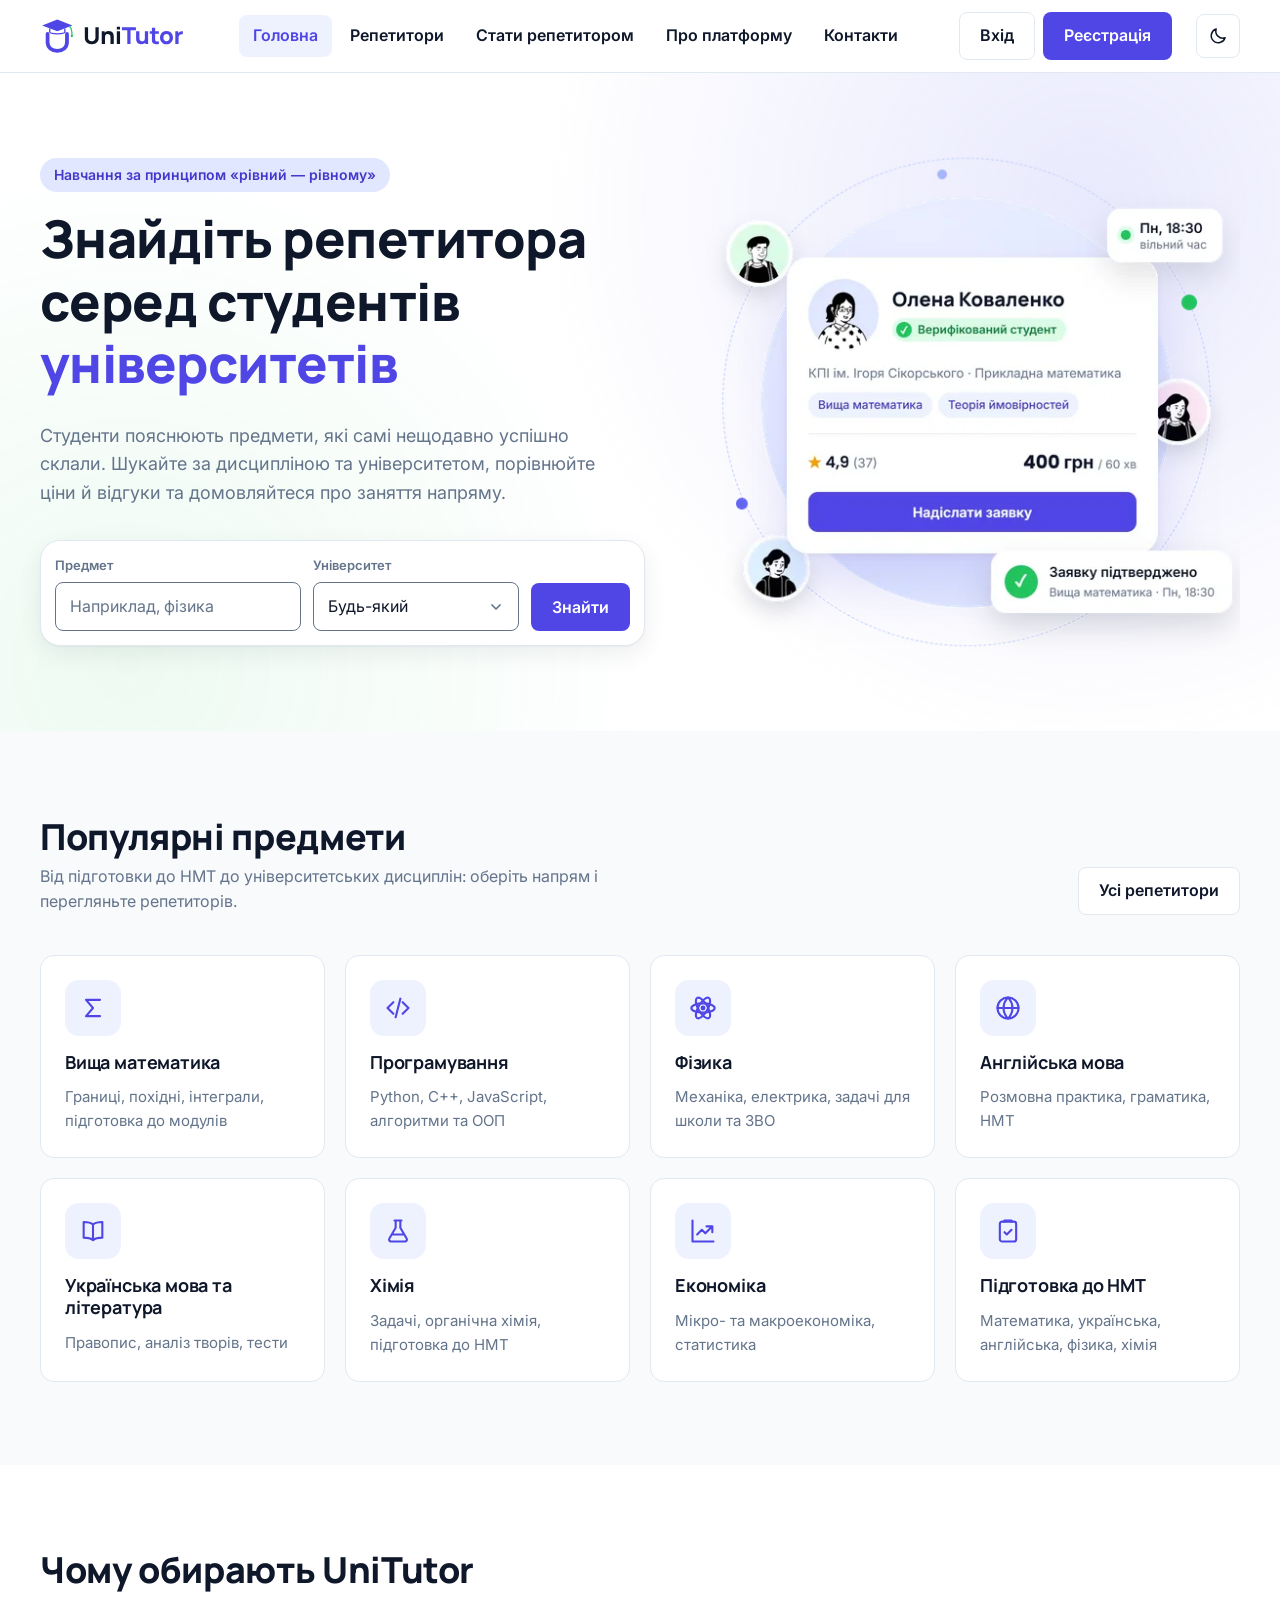
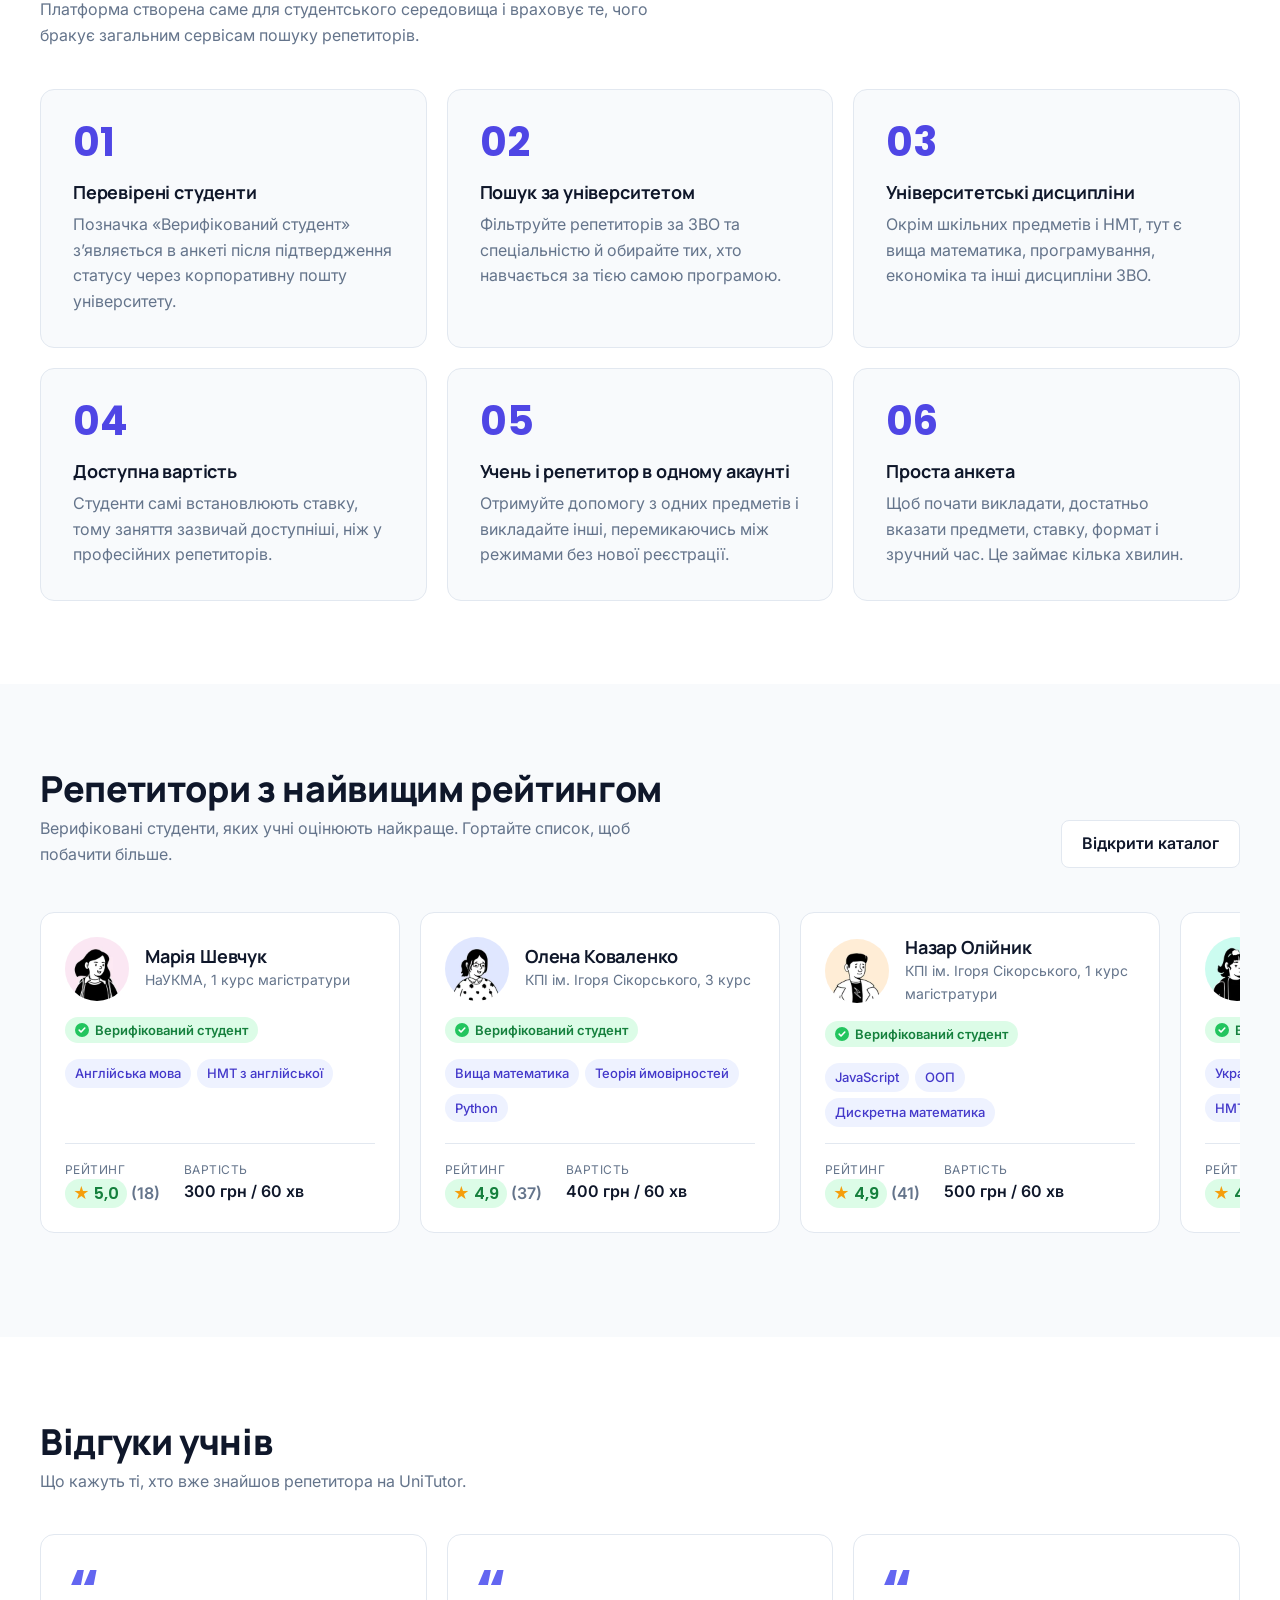
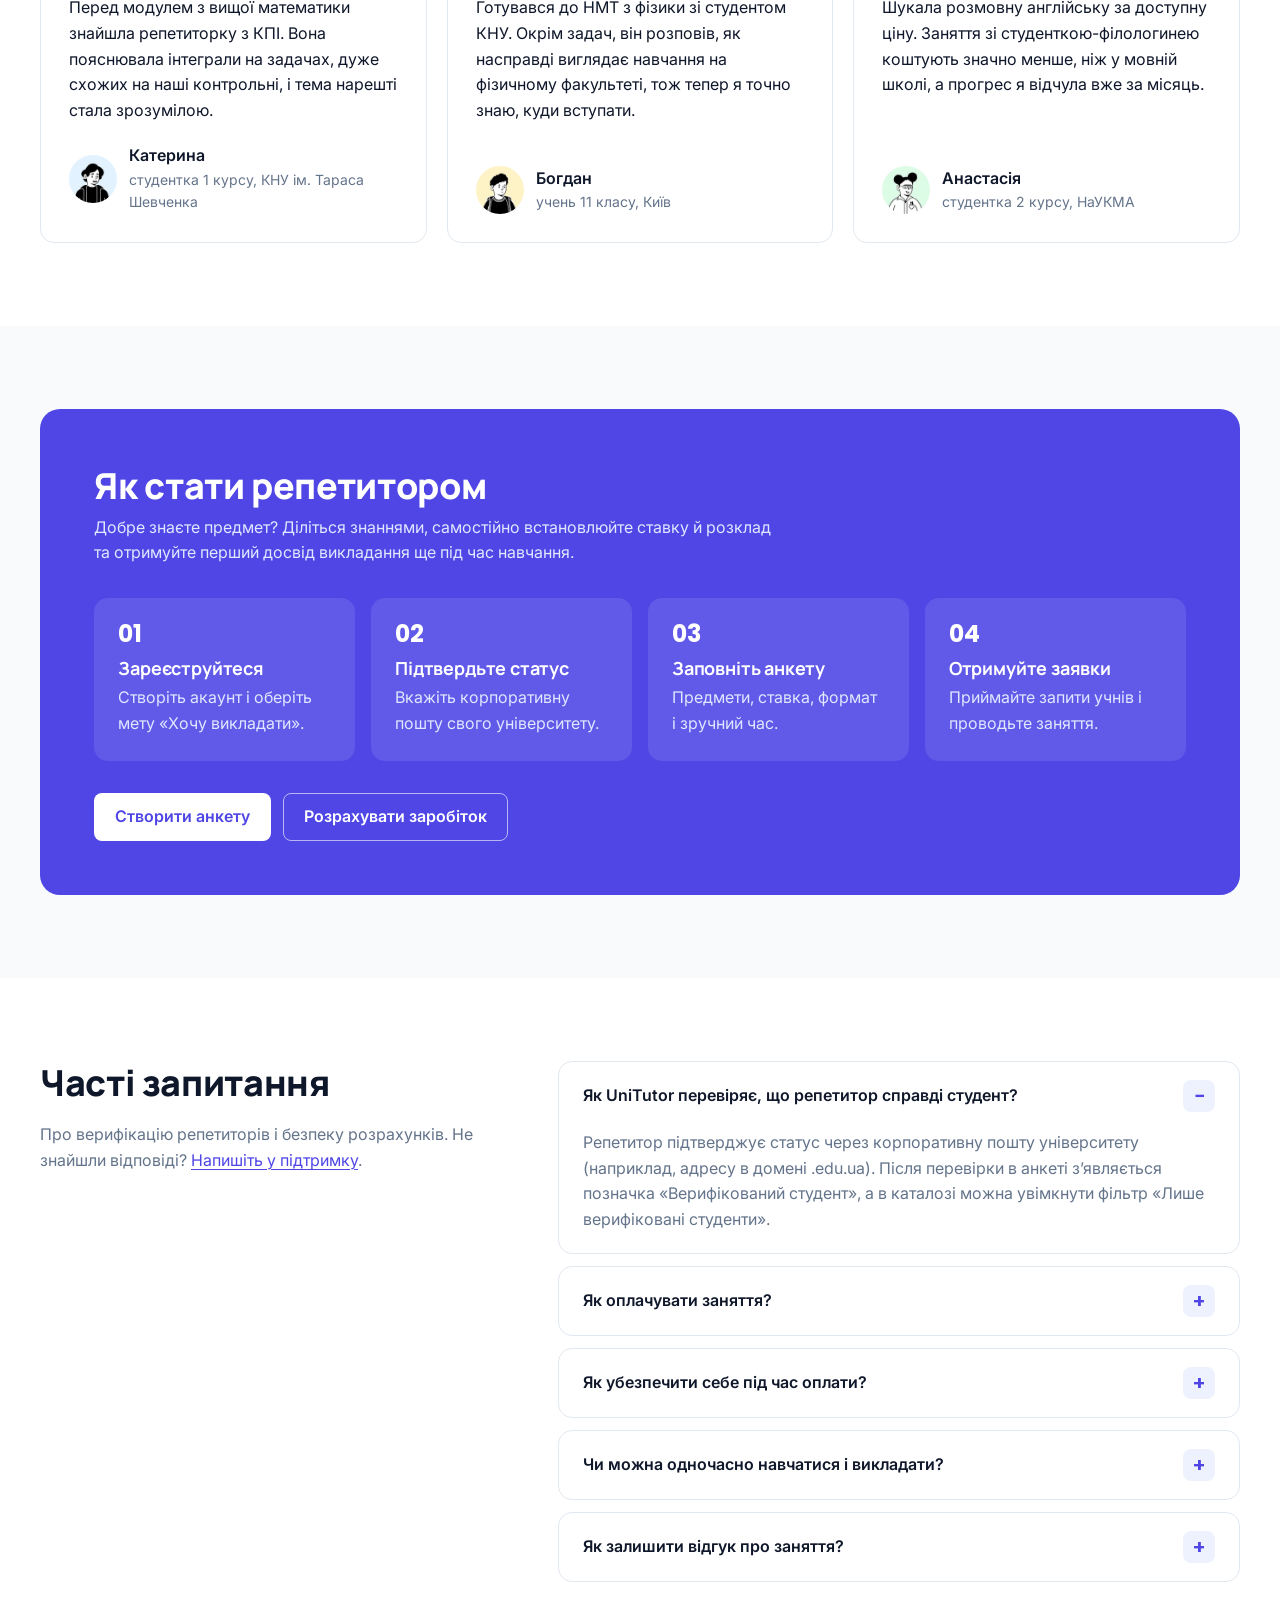
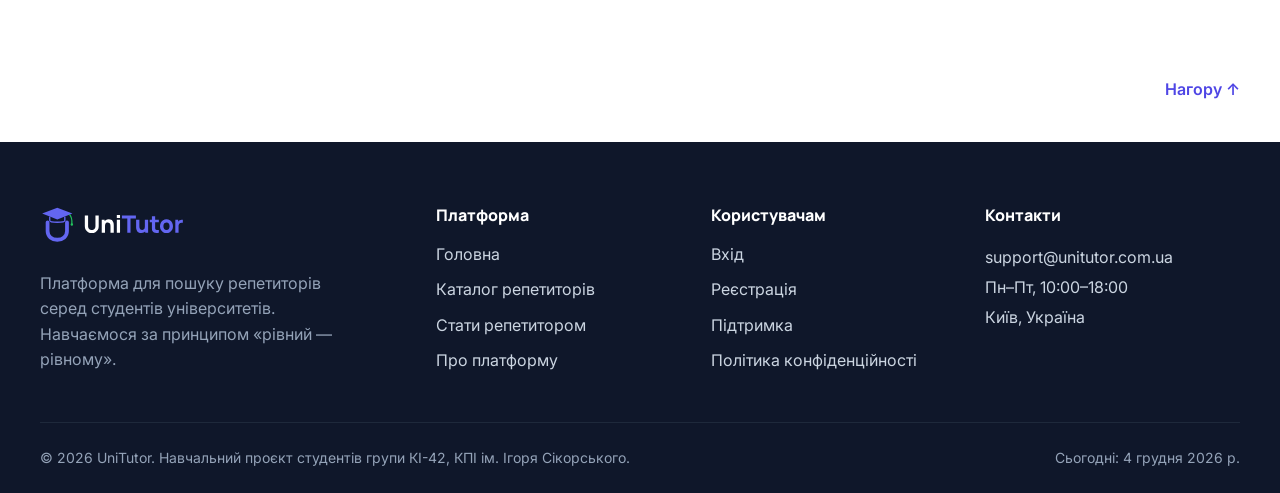
<file: index.html>
<!DOCTYPE html>
<html lang="uk">
<head>
  <meta charset="utf-8">
  <meta name="viewport" content="width=device-width, initial-scale=1">
  <title>UniTutor — репетитори серед студентів університетів</title>
  <meta name="description" content="UniTutor допомагає знайти репетитора серед студентів університетів: пошук за предметом і ЗВО, рейтинги, відгуки та заявки на заняття.">
  <link rel="icon" href="images/favicon.svg" type="image/svg+xml">
  <link rel="apple-touch-icon" href="images/apple-touch-icon.png">
  <link rel="preconnect" href="https://fonts.googleapis.com">
  <link rel="preconnect" href="https://fonts.gstatic.com" crossorigin>
  <link rel="stylesheet" href="https://fonts.googleapis.com/css2?family=Inter:wght@400;500;600&amp;family=Manrope:wght@700;800&amp;family=Poppins:wght@600;700&amp;display=swap">
  <link rel="stylesheet" href="css/style.css">
  <script src="./js/main.js"></script>
</head>
<body>
  <a class="skip-link" href="#main">Перейти до основного вмісту</a>

  <header class="site-header">
    <div class="container header-inner">
      <a class="logo" href="index.html">
        <img src="images/logo.svg" alt="UniTutor — на головну" width="151" height="40">
      </a>
      <input class="nav-toggle" type="checkbox" id="nav-toggle">
      <label class="nav-burger" for="nav-toggle">
        <span class="nav-burger-icon" aria-hidden="true"></span>
        Меню
      </label>
      <nav class="site-nav" id="site-nav" aria-label="Головне меню">
        <ul class="nav-list">
          <li><a href="index.html" aria-current="page">Головна</a></li>
          <li><a href="tutors.html">Репетитори</a></li>
          <li><a href="become-tutor.html">Стати репетитором</a></li>
          <li><a href="about.html">Про платформу</a></li>
          <li><a href="contacts.html">Контакти</a></li>
        </ul>
        <div class="nav-actions">
          <a class="btn btn-ghost" href="login.html">Вхід</a>
          <a class="btn btn-primary" href="register.html">Реєстрація</a>
        </div>
      </nav>
    </div>
  </header>

  <main id="main">
    <section class="hero" aria-labelledby="hero-title">
      <div class="container hero-grid">
        <div class="hero-content">
          <p class="eyebrow">Навчання за принципом «рівний — рівному»</p>
          <h1 id="hero-title">Знайдіть репетитора серед студентів <span class="text-accent">університетів</span></h1>
          <p class="hero-lead">Студенти пояснюють предмети, які самі нещодавно успішно склали. Шукайте за дисципліною та університетом, порівнюйте ціни й відгуки та домовляйтеся про заняття напряму.</p>
          <form class="search-form" action="tutors.html" method="get" role="search" aria-label="Пошук репетитора">
            <div class="field">
              <label for="search-subject">Предмет</label>
              <input type="search" id="search-subject" name="subject" list="subject-options" placeholder="Наприклад, фізика" autocomplete="off">
            </div>
            <div class="field">
              <label for="search-university">Університет</label>
              <select id="search-university" name="university">
                <option value="">Будь-який</option>
                <option value="kpi">КПІ ім. Ігоря Сікорського</option>
                <option value="knu">КНУ ім. Тараса Шевченка</option>
                <option value="ukma">НаУКМА</option>
                <option value="lpnu">НУ «Львівська політехніка»</option>
                <option value="lnu">ЛНУ ім. Івана Франка</option>
                <option value="karazin">ХНУ ім. В. Н. Каразіна</option>
                <option value="kneu">КНЕУ ім. Вадима Гетьмана</option>
              </select>
            </div>
            <button class="btn btn-primary" type="submit">Знайти</button>
          </form>
          <datalist id="subject-options">
            <option>Вища математика</option>
            <option>Теорія ймовірностей</option>
            <option>Дискретна математика</option>
            <option>Програмування</option>
            <option>Python</option>
            <option>C++</option>
            <option>JavaScript</option>
            <option>Алгоритми та структури даних</option>
            <option>Бази даних</option>
            <option>Фізика</option>
            <option>Хімія</option>
            <option>Англійська мова</option>
            <option>Українська мова</option>
            <option>Українська література</option>
            <option>Мікроекономіка</option>
            <option>Макроекономіка</option>
            <option>Статистика</option>
          </datalist>
        </div>
        <div class="hero-media">
          <img src="images/hero-560.webp" srcset="images/hero-560.webp 560w, images/hero-1120.webp 1120w" sizes="(min-width: 600px) 560px, calc(100vw - 32px)" width="560" height="520" alt="Приклад картки репетитора: верифікована студентка КПІ Олена Коваленко з рейтингом 4,9 і вільним часом у понеділок о 18:30" fetchpriority="high">
        </div>
      </div>
    </section>

    <section class="section" aria-labelledby="subjects-title">
      <div class="container">
        <div class="section-head">
          <div>
            <h2 id="subjects-title">Популярні предмети</h2>
            <p>Від підготовки до НМТ до університетських дисциплін: оберіть напрям і перегляньте репетиторів.</p>
          </div>
          <a class="btn btn-secondary" href="tutors.html">Усі репетитори</a>
        </div>
        <ul class="subject-grid">
          <li>
            <a class="subject-card" href="tutors.html?subject=higher-math">
              <span class="icon-tile"><img src="images/icons/math.svg" alt="" width="28" height="28"></span>
              <h3>Вища математика</h3>
              <p>Границі, похідні, інтеграли, підготовка до модулів</p>
            </a>
          </li>
          <li>
            <a class="subject-card" href="tutors.html?subject=programming">
              <span class="icon-tile"><img src="images/icons/code.svg" alt="" width="28" height="28"></span>
              <h3>Програмування</h3>
              <p>Python, C++, JavaScript, алгоритми та ООП</p>
            </a>
          </li>
          <li>
            <a class="subject-card" href="tutors.html?subject=physics">
              <span class="icon-tile"><img src="images/icons/physics.svg" alt="" width="28" height="28"></span>
              <h3>Фізика</h3>
              <p>Механіка, електрика, задачі для школи та ЗВО</p>
            </a>
          </li>
          <li>
            <a class="subject-card" href="tutors.html?subject=english">
              <span class="icon-tile"><img src="images/icons/language.svg" alt="" width="28" height="28"></span>
              <h3>Англійська мова</h3>
              <p>Розмовна практика, граматика, НМТ</p>
            </a>
          </li>
          <li>
            <a class="subject-card" href="tutors.html?subject=ukrainian">
              <span class="icon-tile"><img src="images/icons/book.svg" alt="" width="28" height="28"></span>
              <h3>Українська мова та література</h3>
              <p>Правопис, аналіз творів, тести</p>
            </a>
          </li>
          <li>
            <a class="subject-card" href="tutors.html?subject=chemistry">
              <span class="icon-tile"><img src="images/icons/chemistry.svg" alt="" width="28" height="28"></span>
              <h3>Хімія</h3>
              <p>Задачі, органічна хімія, підготовка до НМТ</p>
            </a>
          </li>
          <li>
            <a class="subject-card" href="tutors.html?subject=economics">
              <span class="icon-tile"><img src="images/icons/economics.svg" alt="" width="28" height="28"></span>
              <h3>Економіка</h3>
              <p>Мікро- та макроекономіка, статистика</p>
            </a>
          </li>
          <li>
            <a class="subject-card" href="tutors.html?subject=nmt">
              <span class="icon-tile"><img src="images/icons/exam.svg" alt="" width="28" height="28"></span>
              <h3>Підготовка до НМТ</h3>
              <p>Математика, українська, англійська, фізика, хімія</p>
            </a>
          </li>
        </ul>
      </div>
    </section>

    <section class="section section--white" aria-labelledby="benefits-title">
      <div class="container">
        <div class="section-head">
          <div>
            <h2 id="benefits-title">Чому обирають UniTutor</h2>
            <p>Платформа створена саме для студентського середовища і враховує те, чого бракує загальним сервісам пошуку репетиторів.</p>
          </div>
        </div>
        <ul class="benefit-grid">
          <li class="benefit-card">
            <span class="benefit-number" aria-hidden="true">01</span>
            <h3>Перевірені студенти</h3>
            <p>Позначка «Верифікований студент» з’являється в анкеті після підтвердження статусу через корпоративну пошту університету.</p>
          </li>
          <li class="benefit-card">
            <span class="benefit-number" aria-hidden="true">02</span>
            <h3>Пошук за університетом</h3>
            <p>Фільтруйте репетиторів за ЗВО та спеціальністю й обирайте тих, хто навчається за тією самою програмою.</p>
          </li>
          <li class="benefit-card">
            <span class="benefit-number" aria-hidden="true">03</span>
            <h3>Університетські дисципліни</h3>
            <p>Окрім шкільних предметів і НМТ, тут є вища математика, програмування, економіка та інші дисципліни ЗВО.</p>
          </li>
          <li class="benefit-card">
            <span class="benefit-number" aria-hidden="true">04</span>
            <h3>Доступна вартість</h3>
            <p>Студенти самі встановлюють ставку, тому заняття зазвичай доступніші, ніж у професійних репетиторів.</p>
          </li>
          <li class="benefit-card">
            <span class="benefit-number" aria-hidden="true">05</span>
            <h3>Учень і репетитор в одному акаунті</h3>
            <p>Отримуйте допомогу з одних предметів і викладайте інші, перемикаючись між режимами без нової реєстрації.</p>
          </li>
          <li class="benefit-card">
            <span class="benefit-number" aria-hidden="true">06</span>
            <h3>Проста анкета</h3>
            <p>Щоб почати викладати, достатньо вказати предмети, ставку, формат і зручний час. Це займає кілька хвилин.</p>
          </li>
        </ul>
      </div>
    </section>

    <section class="section" aria-labelledby="top-tutors-title">
      <div class="container">
        <div class="section-head">
          <div>
            <h2 id="top-tutors-title">Репетитори з найвищим рейтингом</h2>
            <p>Верифіковані студенти, яких учні оцінюють найкраще. Гортайте список, щоб побачити більше.</p>
          </div>
          <a class="btn btn-secondary" href="tutors.html">Відкрити каталог</a>
        </div>
        <ul class="tutor-carousel">
          <li>
            <article class="tutor-card tutor-card--stretched">
              <div class="tutor-card-head">
                <img class="avatar" src="images/tutors/mariia-shevchuk.webp" alt="Аватар Марії Шевчук" width="64" height="64" loading="lazy" decoding="async">
                <div>
                  <h3 class="tutor-name"><a href="tutor-profile.html">Марія Шевчук</a></h3>
                  <p class="tutor-uni">НаУКМА, 1 курс магістратури</p>
                </div>
              </div>
              <p class="badge badge-verified">Верифікований студент</p>
              <ul class="tag-list">
                <li>Англійська мова</li>
                <li>НМТ з англійської</li>
              </ul>
              <dl class="tutor-meta">
                <div><dt>Рейтинг</dt><dd><span class="rating">5,0</span> <span class="muted">(18)</span></dd></div>
                <div><dt>Вартість</dt><dd>300 грн / 60 хв</dd></div>
              </dl>
            </article>
          </li>
          <li>
            <article class="tutor-card tutor-card--stretched">
              <div class="tutor-card-head">
                <img class="avatar" src="images/tutors/olena-kovalenko.webp" alt="Аватар Олени Коваленко" width="64" height="64" loading="lazy" decoding="async">
                <div>
                  <h3 class="tutor-name"><a href="tutor-profile.html">Олена Коваленко</a></h3>
                  <p class="tutor-uni">КПІ ім. Ігоря Сікорського, 3 курс</p>
                </div>
              </div>
              <p class="badge badge-verified">Верифікований студент</p>
              <ul class="tag-list">
                <li>Вища математика</li>
                <li>Теорія ймовірностей</li>
                <li>Python</li>
              </ul>
              <dl class="tutor-meta">
                <div><dt>Рейтинг</dt><dd><span class="rating">4,9</span> <span class="muted">(37)</span></dd></div>
                <div><dt>Вартість</dt><dd>400 грн / 60 хв</dd></div>
              </dl>
            </article>
          </li>
          <li>
            <article class="tutor-card tutor-card--stretched">
              <div class="tutor-card-head">
                <img class="avatar" src="images/tutors/nazar-oliinyk.webp" alt="Аватар Назара Олійника" width="64" height="64" loading="lazy" decoding="async">
                <div>
                  <h3 class="tutor-name"><a href="tutor-profile.html">Назар Олійник</a></h3>
                  <p class="tutor-uni">КПІ ім. Ігоря Сікорського, 1 курс магістратури</p>
                </div>
              </div>
              <p class="badge badge-verified">Верифікований студент</p>
              <ul class="tag-list">
                <li>JavaScript</li>
                <li>ООП</li>
                <li>Дискретна математика</li>
              </ul>
              <dl class="tutor-meta">
                <div><dt>Рейтинг</dt><dd><span class="rating">4,9</span> <span class="muted">(41)</span></dd></div>
                <div><dt>Вартість</dt><dd>500 грн / 60 хв</dd></div>
              </dl>
            </article>
          </li>
          <li>
            <article class="tutor-card tutor-card--stretched">
              <div class="tutor-card-head">
                <img class="avatar" src="images/tutors/iryna-lytvynenko.webp" alt="Аватар Ірини Литвиненко" width="64" height="64" loading="lazy" decoding="async">
                <div>
                  <h3 class="tutor-name"><a href="tutor-profile.html">Ірина Литвиненко</a></h3>
                  <p class="tutor-uni">ХНУ ім. В. Н. Каразіна, 2 курс</p>
                </div>
              </div>
              <p class="badge badge-verified">Верифікований студент</p>
              <ul class="tag-list">
                <li>Українська мова</li>
                <li>Українська література</li>
                <li>НМТ</li>
              </ul>
              <dl class="tutor-meta">
                <div><dt>Рейтинг</dt><dd><span class="rating">4,9</span> <span class="muted">(22)</span></dd></div>
                <div><dt>Вартість</dt><dd>250 грн / 60 хв</dd></div>
              </dl>
            </article>
          </li>
          <li>
            <article class="tutor-card tutor-card--stretched">
              <div class="tutor-card-head">
                <img class="avatar" src="images/tutors/andrii-melnyk.webp" alt="Аватар Андрія Мельника" width="64" height="64" loading="lazy" decoding="async">
                <div>
                  <h3 class="tutor-name"><a href="tutor-profile.html">Андрій Мельник</a></h3>
                  <p class="tutor-uni">КНУ ім. Тараса Шевченка, 4 курс</p>
                </div>
              </div>
              <p class="badge badge-verified">Верифікований студент</p>
              <ul class="tag-list">
                <li>Фізика</li>
                <li>НМТ з фізики</li>
                <li>Вища математика</li>
              </ul>
              <dl class="tutor-meta">
                <div><dt>Рейтинг</dt><dd><span class="rating">4,8</span> <span class="muted">(24)</span></dd></div>
                <div><dt>Вартість</dt><dd>350 грн / 60 хв</dd></div>
              </dl>
            </article>
          </li>
          <li>
            <article class="tutor-card tutor-card--stretched">
              <div class="tutor-card-head">
                <img class="avatar" src="images/tutors/sofiia-tkachenko.webp" alt="Аватар Софії Ткаченко" width="64" height="64" loading="lazy" decoding="async">
                <div>
                  <h3 class="tutor-name"><a href="tutor-profile.html">Софія Ткаченко</a></h3>
                  <p class="tutor-uni">КНЕУ ім. Вадима Гетьмана, 4 курс</p>
                </div>
              </div>
              <p class="badge badge-verified">Верифікований студент</p>
              <ul class="tag-list">
                <li>Мікроекономіка</li>
                <li>Макроекономіка</li>
                <li>Статистика</li>
              </ul>
              <dl class="tutor-meta">
                <div><dt>Рейтинг</dt><dd><span class="rating">4,8</span> <span class="muted">(15)</span></dd></div>
                <div><dt>Вартість</dt><dd>280 грн / 60 хв</dd></div>
              </dl>
            </article>
          </li>
        </ul>
      </div>
    </section>

    <section class="section section--white" aria-labelledby="testimonials-title">
      <div class="container">
        <div class="section-head">
          <div>
            <h2 id="testimonials-title">Відгуки учнів</h2>
            <p>Що кажуть ті, хто вже знайшов репетитора на UniTutor.</p>
          </div>
        </div>
        <ul class="testimonial-grid">
          <li>
            <figure class="testimonial">
              <blockquote>
                <p>Перед модулем з вищої математики знайшла репетиторку з КПІ. Вона пояснювала інтеграли на задачах, дуже схожих на наші контрольні, і тема нарешті стала зрозумілою.</p>
              </blockquote>
              <figcaption>
                <img src="images/reviewers/kateryna.webp" alt="Аватар Катерини" width="48" height="48" loading="lazy" decoding="async">
                <span><span class="testimonial-name">Катерина</span> <span class="testimonial-role">студентка 1 курсу, КНУ ім. Тараса Шевченка</span></span>
              </figcaption>
            </figure>
          </li>
          <li>
            <figure class="testimonial">
              <blockquote>
                <p>Готувався до НМТ з фізики зі студентом КНУ. Окрім задач, він розповів, як насправді виглядає навчання на фізичному факультеті, тож тепер я точно знаю, куди вступати.</p>
              </blockquote>
              <figcaption>
                <img src="images/reviewers/bohdan.webp" alt="Аватар Богдана" width="48" height="48" loading="lazy" decoding="async">
                <span><span class="testimonial-name">Богдан</span> <span class="testimonial-role">учень 11 класу, Київ</span></span>
              </figcaption>
            </figure>
          </li>
          <li>
            <figure class="testimonial">
              <blockquote>
                <p>Шукала розмовну англійську за доступну ціну. Заняття зі студенткою-філологинею коштують значно менше, ніж у мовній школі, а прогрес я відчула вже за місяць.</p>
              </blockquote>
              <figcaption>
                <img src="images/reviewers/anastasiia.webp" alt="Аватар Анастасії" width="48" height="48" loading="lazy" decoding="async">
                <span><span class="testimonial-name">Анастасія</span> <span class="testimonial-role">студентка 2 курсу, НаУКМА</span></span>
              </figcaption>
            </figure>
          </li>
        </ul>
      </div>
    </section>

    <section class="section" aria-labelledby="become-title">
      <div class="container">
        <div class="cta-panel">
          <div class="cta-intro">
            <h2 id="become-title">Як стати репетитором</h2>
            <p>Добре знаєте предмет? Діліться знаннями, самостійно встановлюйте ставку й розклад та отримуйте перший досвід викладання ще під час навчання.</p>
          </div>
          <ol class="steps">
            <li>
              <h3>Зареєструйтеся</h3>
              <p>Створіть акаунт і оберіть мету «Хочу викладати».</p>
            </li>
            <li>
              <h3>Підтвердьте статус</h3>
              <p>Вкажіть корпоративну пошту свого університету.</p>
            </li>
            <li>
              <h3>Заповніть анкету</h3>
              <p>Предмети, ставка, формат і зручний час.</p>
            </li>
            <li>
              <h3>Отримуйте заявки</h3>
              <p>Приймайте запити учнів і проводьте заняття.</p>
            </li>
          </ol>
          <div class="cta-actions">
            <a class="btn btn-light" href="register.html">Створити анкету</a>
            <a class="btn btn-outline-light" href="become-tutor.html">Розрахувати заробіток</a>
          </div>
        </div>
      </div>
    </section>

    <section class="section section--white" aria-labelledby="faq-title">
      <div class="container faq-layout">
        <div>
          <h2 id="faq-title">Часті запитання</h2>
          <p>Про верифікацію репетиторів і безпеку розрахунків. Не знайшли відповіді? <a href="contacts.html">Напишіть у підтримку</a>.</p>
        </div>
        <div class="faq-list">
          <details class="faq-item" open>
            <summary>Як UniTutor перевіряє, що репетитор справді студент?</summary>
            <div class="faq-answer">
              <p>Репетитор підтверджує статус через корпоративну пошту університету (наприклад, адресу в домені .edu.ua). Після перевірки в анкеті з’являється позначка «Верифікований студент», а в каталозі можна увімкнути фільтр «Лише верифіковані студенти».</p>
            </div>
          </details>
          <details class="faq-item">
            <summary>Як оплачувати заняття?</summary>
            <div class="faq-answer">
              <p>Оплата відбувається напряму між учнем і репетитором: переказом на картку або готівкою на очному занятті. Платформа допомагає знайти репетитора й домовитися про час, але не проводить платежі.</p>
            </div>
          </details>
          <details class="faq-item">
            <summary>Як убезпечити себе під час оплати?</summary>
            <div class="faq-answer">
              <p>Обирайте верифікованих репетиторів і звертайте увагу на рейтинг та відгуки. Узгоджуйте вартість і спосіб оплати до заняття, а в разі проблем повідомте службу підтримки через форму звернення.</p>
            </div>
          </details>
          <details class="faq-item">
            <summary>Чи можна одночасно навчатися і викладати?</summary>
            <div class="faq-answer">
              <p>Так. Один акаунт підходить для обох ролей: шукайте репетиторів з одних предметів і створіть анкету, щоб викладати інші.</p>
            </div>
          </details>
          <details class="faq-item">
            <summary>Як залишити відгук про заняття?</summary>
            <div class="faq-answer">
              <p>Після заняття репетитор або учень позначає його як завершене, і учневі відкривається форма оцінювання. Оцінка та відгук оновлюють публічний рейтинг репетитора.</p>
            </div>
          </details>
        </div>
      </div>
    </section>
  </main>

  <footer class="site-footer">
    <div class="container footer-grid">
      <div class="footer-brand">
        <a class="logo" href="index.html">
          <img src="images/logo-inverse.svg" alt="UniTutor — на головну" width="151" height="40" loading="lazy">
        </a>
        <p>Платформа для пошуку репетиторів серед студентів університетів. Навчаємося за принципом «рівний — рівному».</p>
      </div>
      <nav class="footer-nav" aria-label="Навігація у підвалі сайту">
        <div>
          <h2 class="footer-title">Платформа</h2>
          <ul class="footer-links">
            <li><a href="index.html">Головна</a></li>
            <li><a href="tutors.html">Каталог репетиторів</a></li>
            <li><a href="become-tutor.html">Стати репетитором</a></li>
            <li><a href="about.html">Про платформу</a></li>
          </ul>
        </div>
        <div>
          <h2 class="footer-title">Користувачам</h2>
          <ul class="footer-links">
            <li><a href="login.html">Вхід</a></li>
            <li><a href="register.html">Реєстрація</a></li>
            <li><a href="contacts.html">Підтримка</a></li>
            <li><a href="privacy.html">Політика конфіденційності</a></li>
          </ul>
        </div>
      </nav>
      <div>
        <h2 class="footer-title">Контакти</h2>
        <address>
          <a href="mailto:support@unitutor.com.ua">support@unitutor.com.ua</a><br>
          Пн–Пт, 10:00–18:00<br>
          Київ, Україна
        </address>
      </div>
    </div>
    <div class="container footer-bottom">
      <p>© 2026 UniTutor. Навчальний проєкт студентів групи КІ-42, КПІ ім. Ігоря Сікорського.</p>
    </div>
  </footer>
</body>
</html>
</file>
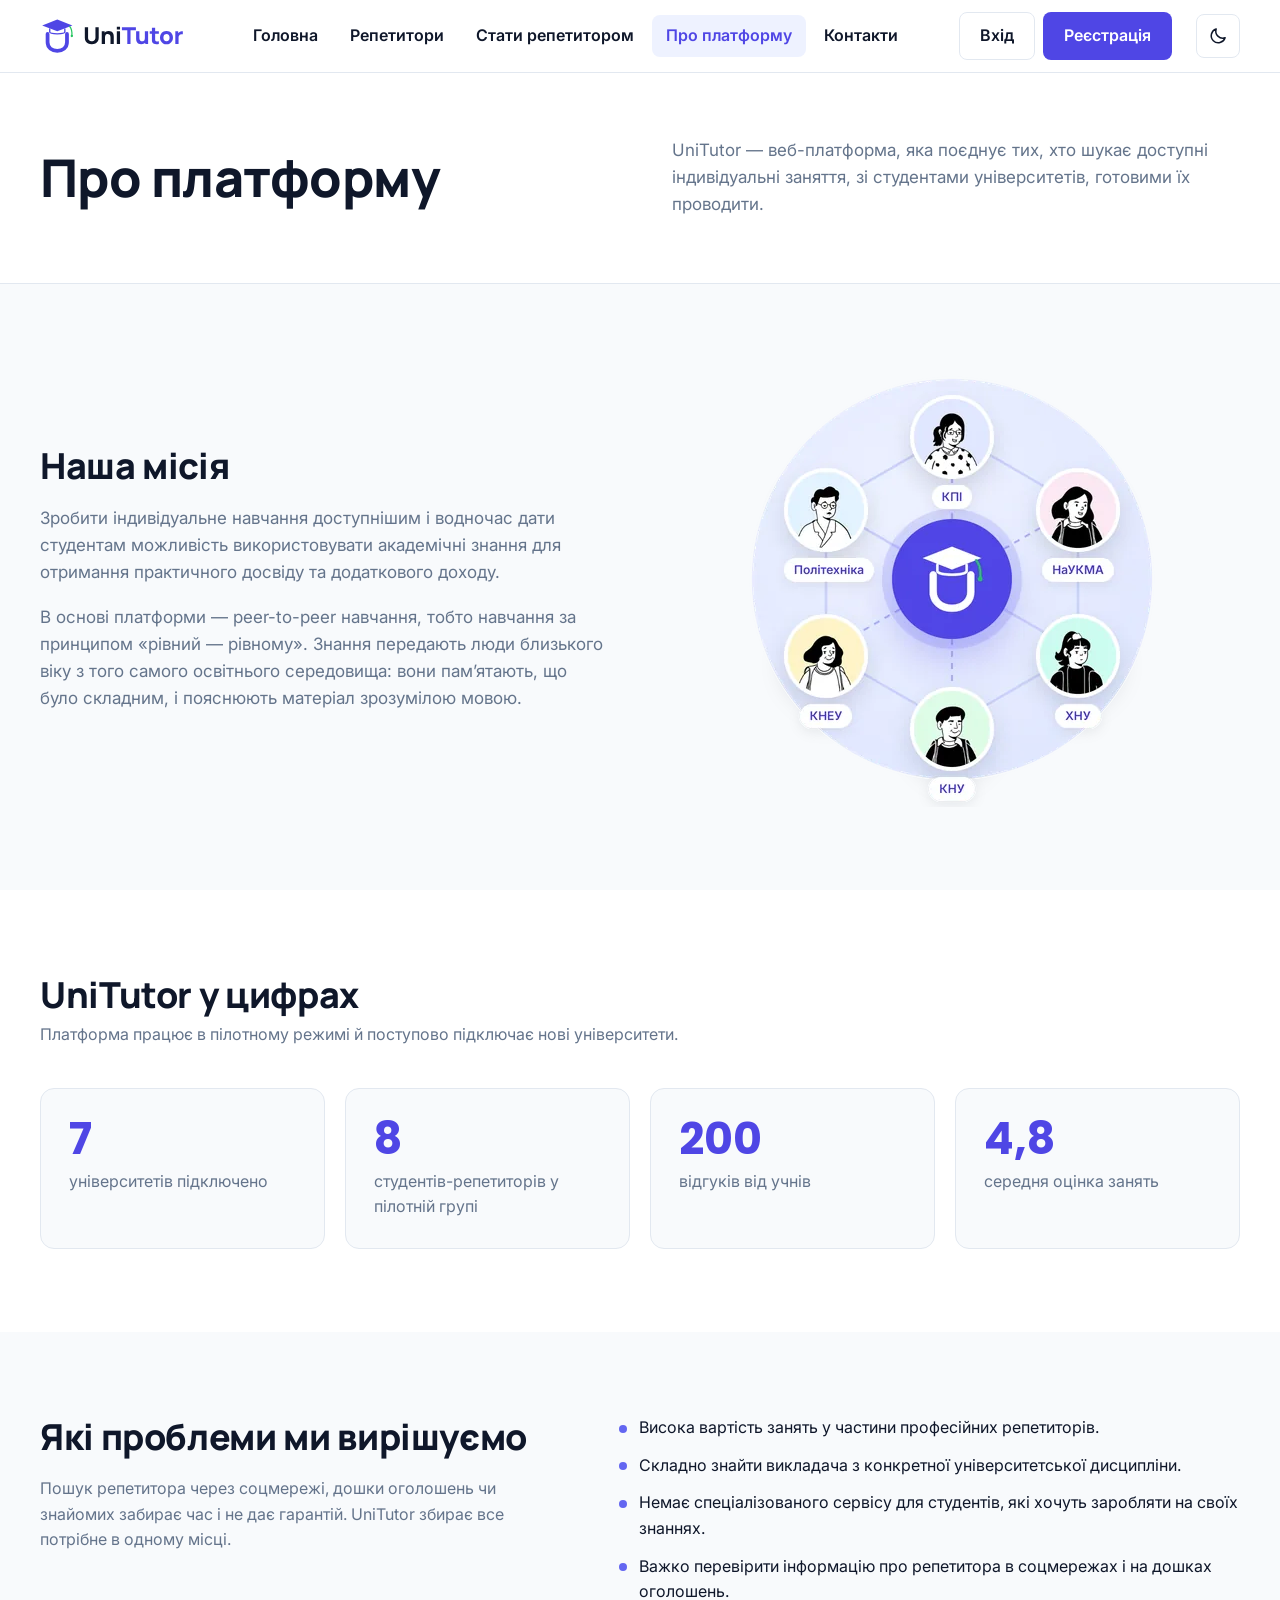
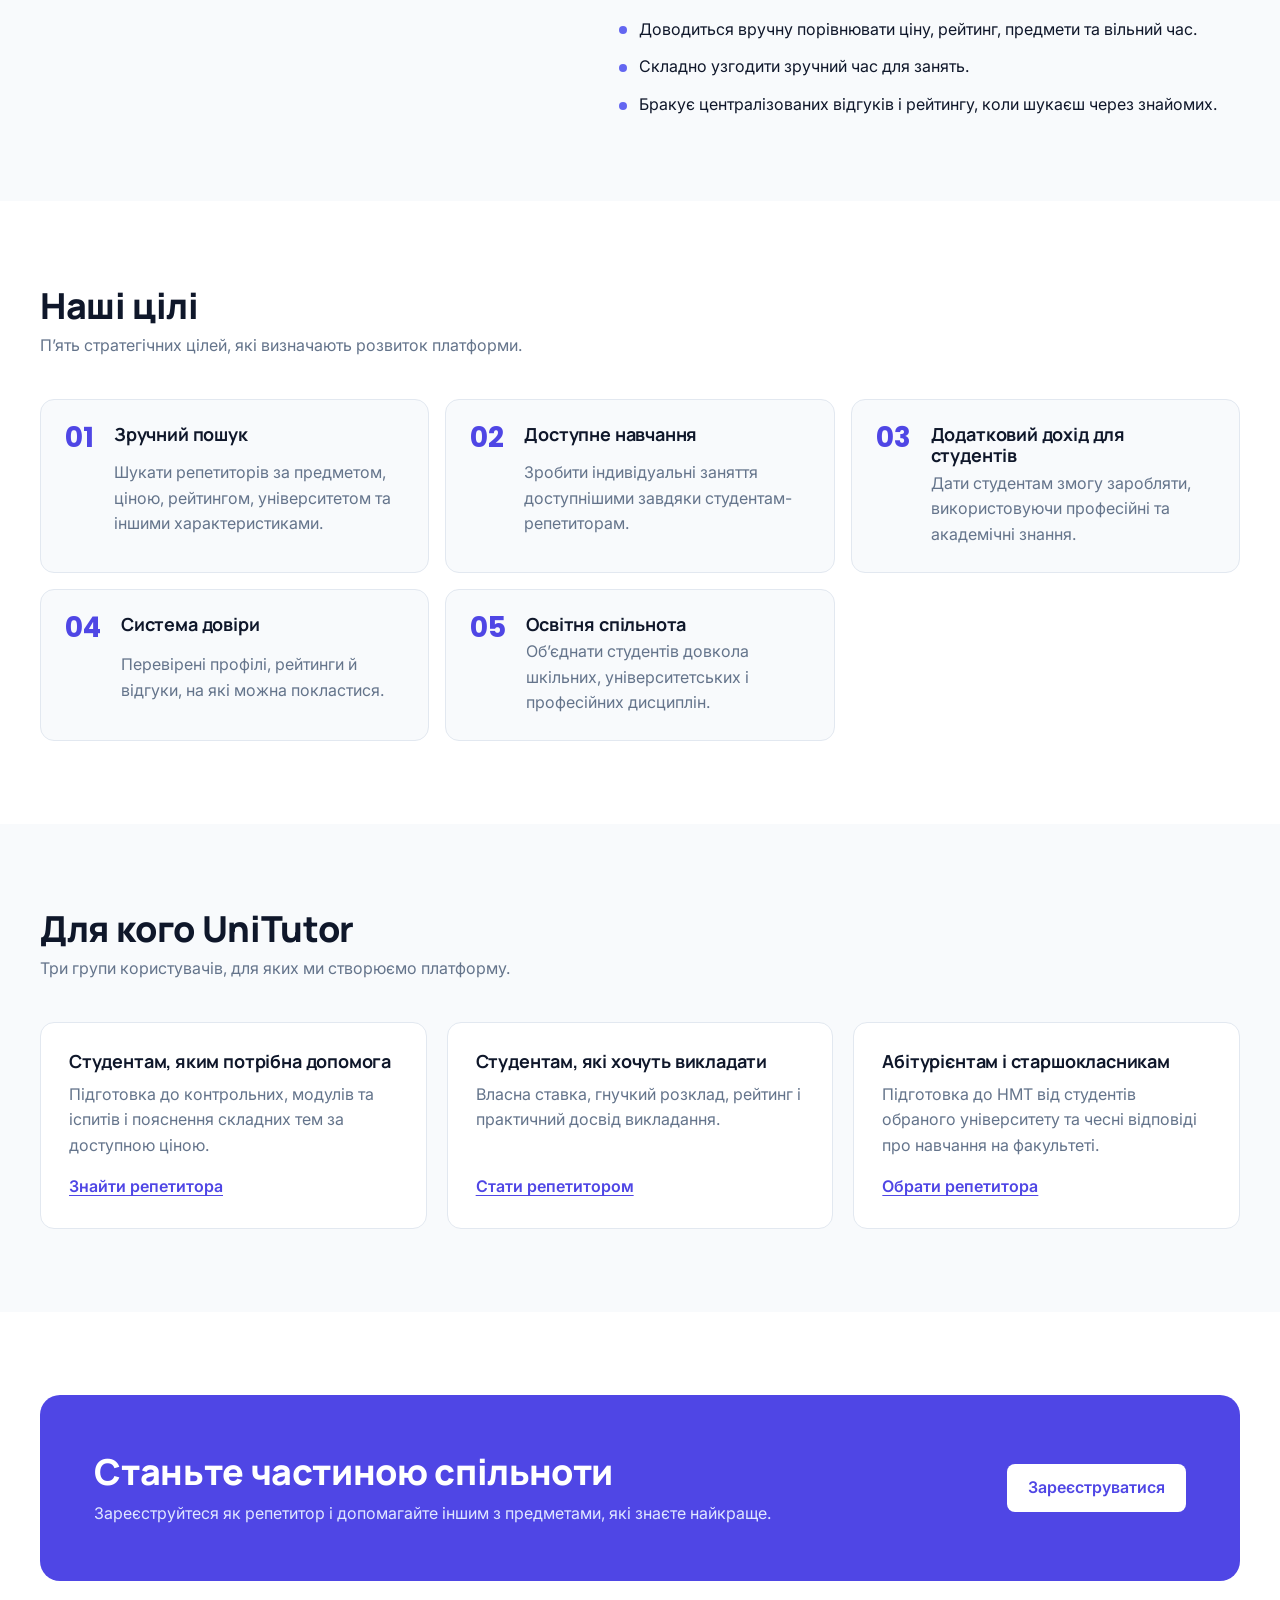
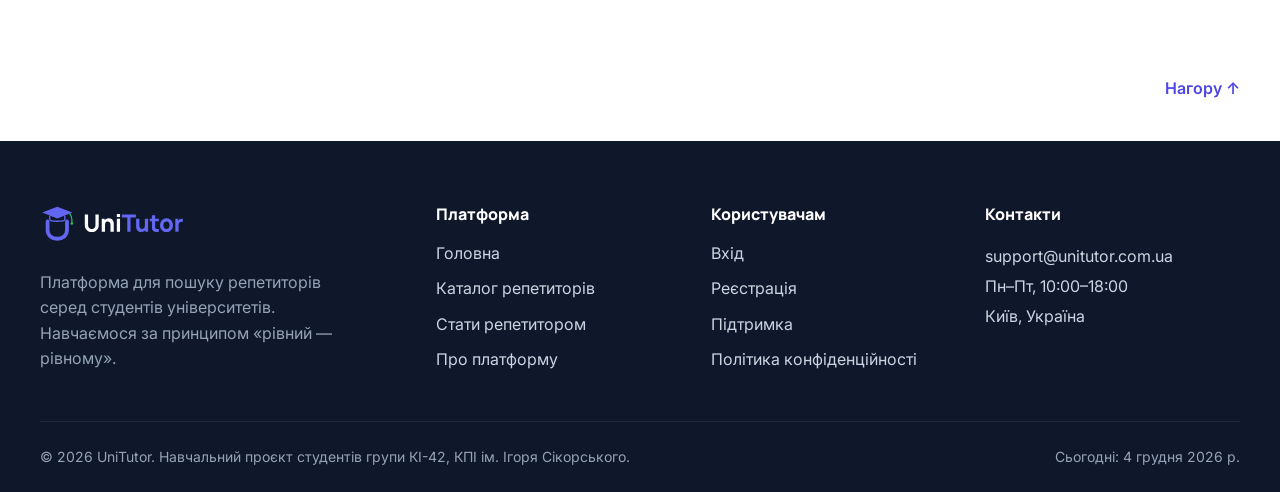
<file: about.html>
<!DOCTYPE html>
<html lang="uk">
<head>
  <meta charset="utf-8">
  <meta name="viewport" content="width=device-width, initial-scale=1">
  <title>Про платформу — UniTutor</title>
  <meta name="description" content="Місія UniTutor, ідея навчання «рівний — рівному», цілі платформи та її аудиторія.">
  <link rel="icon" href="images/favicon.svg" type="image/svg+xml">
  <link rel="apple-touch-icon" href="images/apple-touch-icon.png">
  <link rel="preconnect" href="https://fonts.googleapis.com">
  <link rel="preconnect" href="https://fonts.gstatic.com" crossorigin>
  <link rel="stylesheet" href="https://fonts.googleapis.com/css2?family=Inter:wght@400;500;600&amp;family=Manrope:wght@700;800&amp;family=Poppins:wght@600;700&amp;display=swap">
  <link rel="stylesheet" href="css/style.css">
  <script src="./js/main.js"></script>
</head>
<body>
  <a class="skip-link" href="#main">Перейти до основного вмісту</a>

  <header class="site-header">
    <div class="container header-inner">
      <a class="logo" href="index.html">
        <img src="images/logo.svg" alt="UniTutor — на головну" width="151" height="40">
      </a>
      <input class="nav-toggle" type="checkbox" id="nav-toggle">
      <label class="nav-burger" for="nav-toggle">
        <span class="nav-burger-icon" aria-hidden="true"></span>
        Меню
      </label>
      <nav class="site-nav" id="site-nav" aria-label="Головне меню">
        <ul class="nav-list">
          <li><a href="index.html">Головна</a></li>
          <li><a href="tutors.html">Репетитори</a></li>
          <li><a href="become-tutor.html">Стати репетитором</a></li>
          <li><a href="about.html" aria-current="page">Про платформу</a></li>
          <li><a href="contacts.html">Контакти</a></li>
        </ul>
        <div class="nav-actions">
          <a class="btn btn-ghost" href="login.html">Вхід</a>
          <a class="btn btn-primary" href="register.html">Реєстрація</a>
        </div>
      </nav>
    </div>
  </header>

  <main id="main">
    <section class="page-intro" aria-labelledby="page-title">
      <div class="container page-intro-grid">
        <h1 id="page-title">Про платформу</h1>
        <p>UniTutor — веб-платформа, яка поєднує тих, хто шукає доступні індивідуальні заняття, зі студентами університетів, готовими їх проводити.</p>
      </div>
    </section>

    <section class="section" aria-labelledby="mission-title">
      <div class="container media-split">
        <div>
          <h2 id="mission-title">Наша місія</h2>
          <p>Зробити індивідуальне навчання доступнішим і водночас дати студентам можливість використовувати академічні знання для отримання практичного досвіду та додаткового доходу.</p>
          <p>В основі платформи — peer-to-peer навчання, тобто навчання за принципом «рівний — рівному». Знання передають люди близького віку з того самого освітнього середовища: вони пам’ятають, що було складним, і пояснюють матеріал зрозумілою мовою.</p>
        </div>
        <img src="images/about-peer-learning-560.webp" srcset="images/about-peer-learning-560.webp 560w, images/about-peer-learning-1120.webp 1120w" sizes="(min-width: 600px) 560px, calc(100vw - 32px)" width="560" height="440" alt="Схема спільноти UniTutor: студенти різних університетів пов’язані з платформою та між собою" loading="lazy" decoding="async">
      </div>
    </section>

    <section class="section section--white" aria-labelledby="stats-title">
      <div class="container">
        <div class="section-head">
          <div>
            <h2 id="stats-title">UniTutor у цифрах</h2>
            <p>Платформа працює в пілотному режимі й поступово підключає нові університети.</p>
          </div>
        </div>
        <ul class="stats-grid">
          <li class="stat">
            <p class="stat-value">7</p>
            <p>університетів підключено</p>
          </li>
          <li class="stat">
            <p class="stat-value">8</p>
            <p>студентів-репетиторів у пілотній групі</p>
          </li>
          <li class="stat">
            <p class="stat-value">200</p>
            <p>відгуків від учнів</p>
          </li>
          <li class="stat">
            <p class="stat-value">4,8</p>
            <p>середня оцінка занять</p>
          </li>
        </ul>
      </div>
    </section>

    <section class="section" aria-labelledby="problems-title">
      <div class="container two-col">
        <div>
          <h2 id="problems-title">Які проблеми ми вирішуємо</h2>
          <p class="muted">Пошук репетитора через соцмережі, дошки оголошень чи знайомих забирає час і не дає гарантій. UniTutor збирає все потрібне в одному місці.</p>
        </div>
        <ul class="dot-list">
          <li>Висока вартість занять у частини професійних репетиторів.</li>
          <li>Складно знайти викладача з конкретної університетської дисципліни.</li>
          <li>Немає спеціалізованого сервісу для студентів, які хочуть заробляти на своїх знаннях.</li>
          <li>Важко перевірити інформацію про репетитора в соцмережах і на дошках оголошень.</li>
          <li>Доводиться вручну порівнювати ціну, рейтинг, предмети та вільний час.</li>
          <li>Складно узгодити зручний час для занять.</li>
          <li>Бракує централізованих відгуків і рейтингу, коли шукаєш через знайомих.</li>
        </ul>
      </div>
    </section>

    <section class="section section--white" aria-labelledby="goals-title">
      <div class="container">
        <div class="section-head">
          <div>
            <h2 id="goals-title">Наші цілі</h2>
            <p>П’ять стратегічних цілей, які визначають розвиток платформи.</p>
          </div>
        </div>
        <ol class="goal-list">
          <li>
            <h3>Зручний пошук</h3>
            <p>Шукати репетиторів за предметом, ціною, рейтингом, університетом та іншими характеристиками.</p>
          </li>
          <li>
            <h3>Доступне навчання</h3>
            <p>Зробити індивідуальні заняття доступнішими завдяки студентам-репетиторам.</p>
          </li>
          <li>
            <h3>Додатковий дохід для студентів</h3>
            <p>Дати студентам змогу заробляти, використовуючи професійні та академічні знання.</p>
          </li>
          <li>
            <h3>Система довіри</h3>
            <p>Перевірені профілі, рейтинги й відгуки, на які можна покластися.</p>
          </li>
          <li>
            <h3>Освітня спільнота</h3>
            <p>Об’єднати студентів довкола шкільних, університетських і професійних дисциплін.</p>
          </li>
        </ol>
      </div>
    </section>

    <section class="section" aria-labelledby="audience-title">
      <div class="container">
        <div class="section-head">
          <div>
            <h2 id="audience-title">Для кого UniTutor</h2>
            <p>Три групи користувачів, для яких ми створюємо платформу.</p>
          </div>
        </div>
        <ul class="audience-grid">
          <li class="audience-card">
            <h3>Студентам, яким потрібна допомога</h3>
            <p>Підготовка до контрольних, модулів та іспитів і пояснення складних тем за доступною ціною.</p>
            <a href="tutors.html">Знайти репетитора</a>
          </li>
          <li class="audience-card">
            <h3>Студентам, які хочуть викладати</h3>
            <p>Власна ставка, гнучкий розклад, рейтинг і практичний досвід викладання.</p>
            <a href="become-tutor.html">Стати репетитором</a>
          </li>
          <li class="audience-card">
            <h3>Абітурієнтам і старшокласникам</h3>
            <p>Підготовка до НМТ від студентів обраного університету та чесні відповіді про навчання на факультеті.</p>
            <a href="tutors.html">Обрати репетитора</a>
          </li>
        </ul>
      </div>
    </section>

    <section class="section section--white" aria-labelledby="cta-title">
      <div class="container">
        <div class="cta-panel cta-panel--compact">
          <div>
            <h2 id="cta-title">Станьте частиною спільноти</h2>
            <p>Зареєструйтеся як репетитор і допомагайте іншим з предметами, які знаєте найкраще.</p>
          </div>
          <a class="btn btn-light" href="register.html">Зареєструватися</a>
        </div>
      </div>
    </section>
  </main>

  <footer class="site-footer">
    <div class="container footer-grid">
      <div class="footer-brand">
        <a class="logo" href="index.html">
          <img src="images/logo-inverse.svg" alt="UniTutor — на головну" width="151" height="40" loading="lazy">
        </a>
        <p>Платформа для пошуку репетиторів серед студентів університетів. Навчаємося за принципом «рівний — рівному».</p>
      </div>
      <nav class="footer-nav" aria-label="Навігація у підвалі сайту">
        <div>
          <h2 class="footer-title">Платформа</h2>
          <ul class="footer-links">
            <li><a href="index.html">Головна</a></li>
            <li><a href="tutors.html">Каталог репетиторів</a></li>
            <li><a href="become-tutor.html">Стати репетитором</a></li>
            <li><a href="about.html">Про платформу</a></li>
          </ul>
        </div>
        <div>
          <h2 class="footer-title">Користувачам</h2>
          <ul class="footer-links">
            <li><a href="login.html">Вхід</a></li>
            <li><a href="register.html">Реєстрація</a></li>
            <li><a href="contacts.html">Підтримка</a></li>
            <li><a href="privacy.html">Політика конфіденційності</a></li>
          </ul>
        </div>
      </nav>
      <div>
        <h2 class="footer-title">Контакти</h2>
        <address>
          <a href="mailto:support@unitutor.com.ua">support@unitutor.com.ua</a><br>
          Пн–Пт, 10:00–18:00<br>
          Київ, Україна
        </address>
      </div>
    </div>
    <div class="container footer-bottom">
      <p>© 2026 UniTutor. Навчальний проєкт студентів групи КІ-42, КПІ ім. Ігоря Сікорського.</p>
    </div>
  </footer>
</body>
</html>
</file>
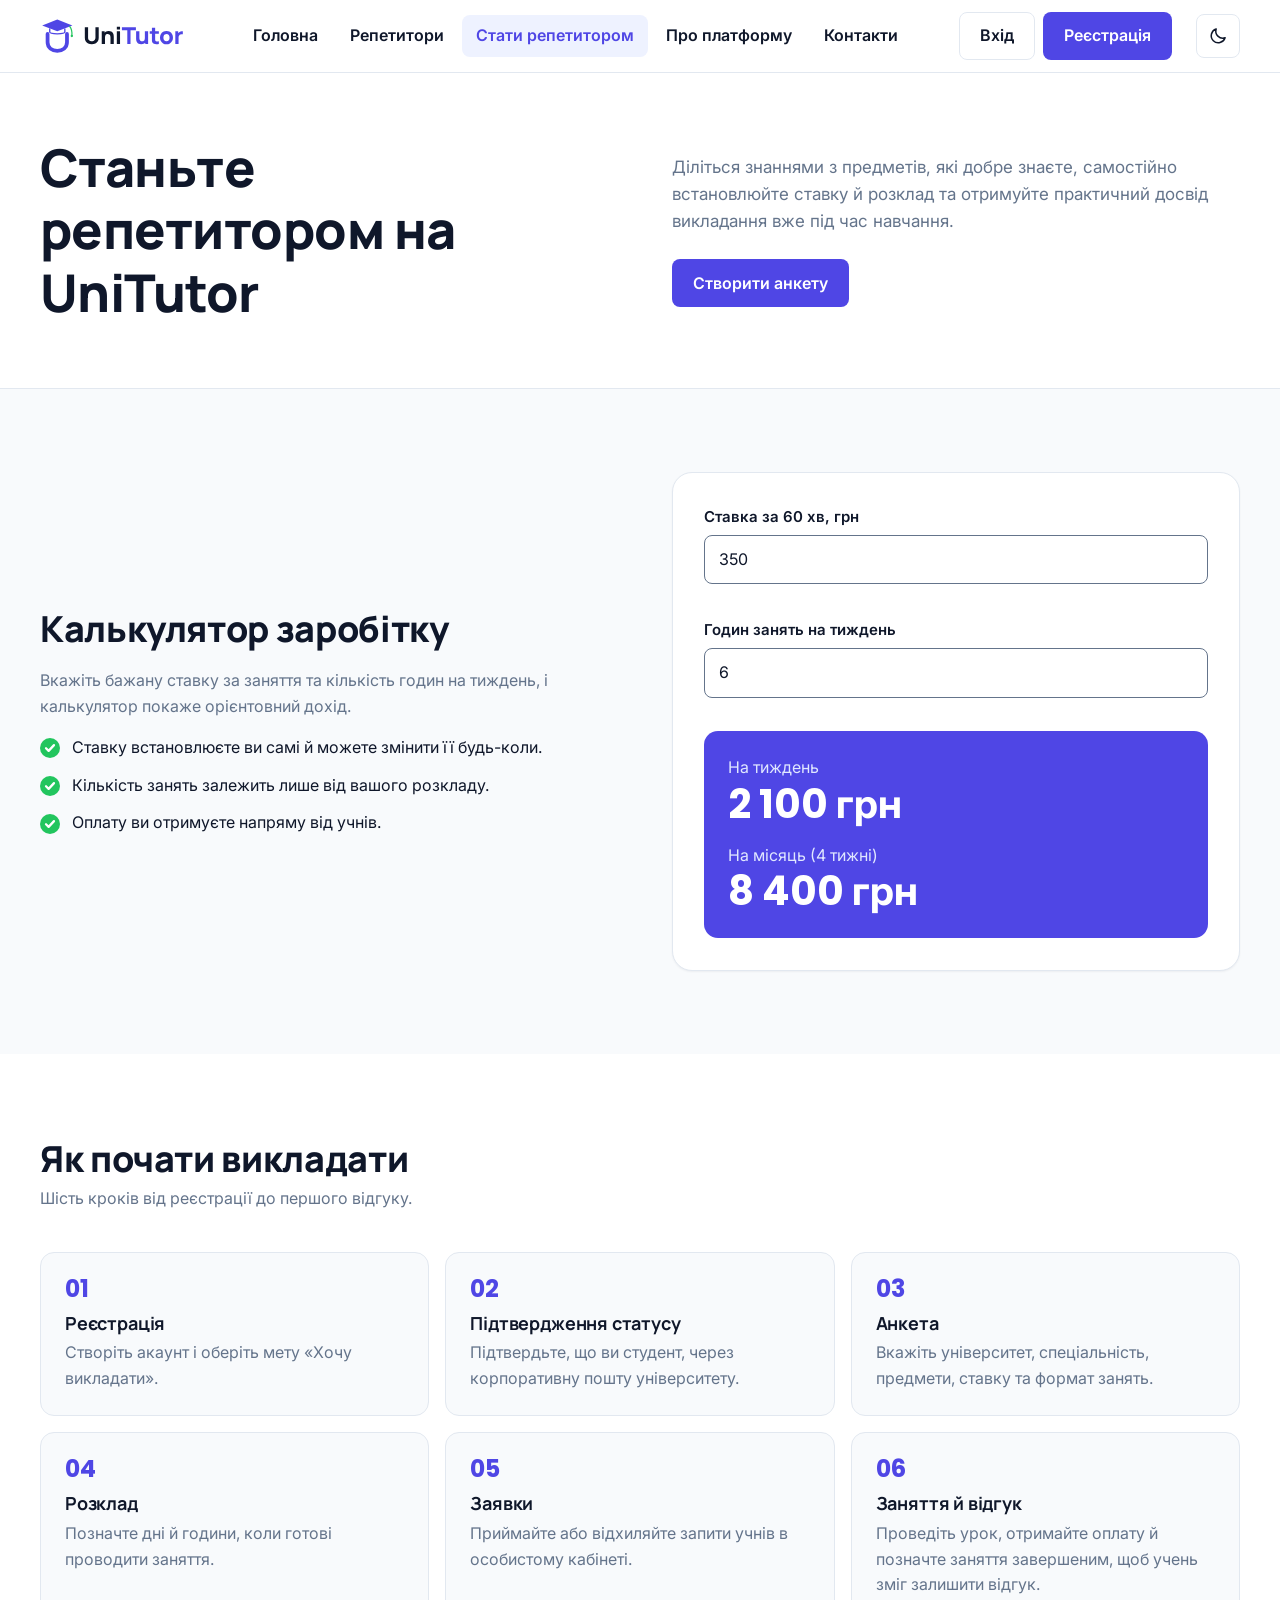
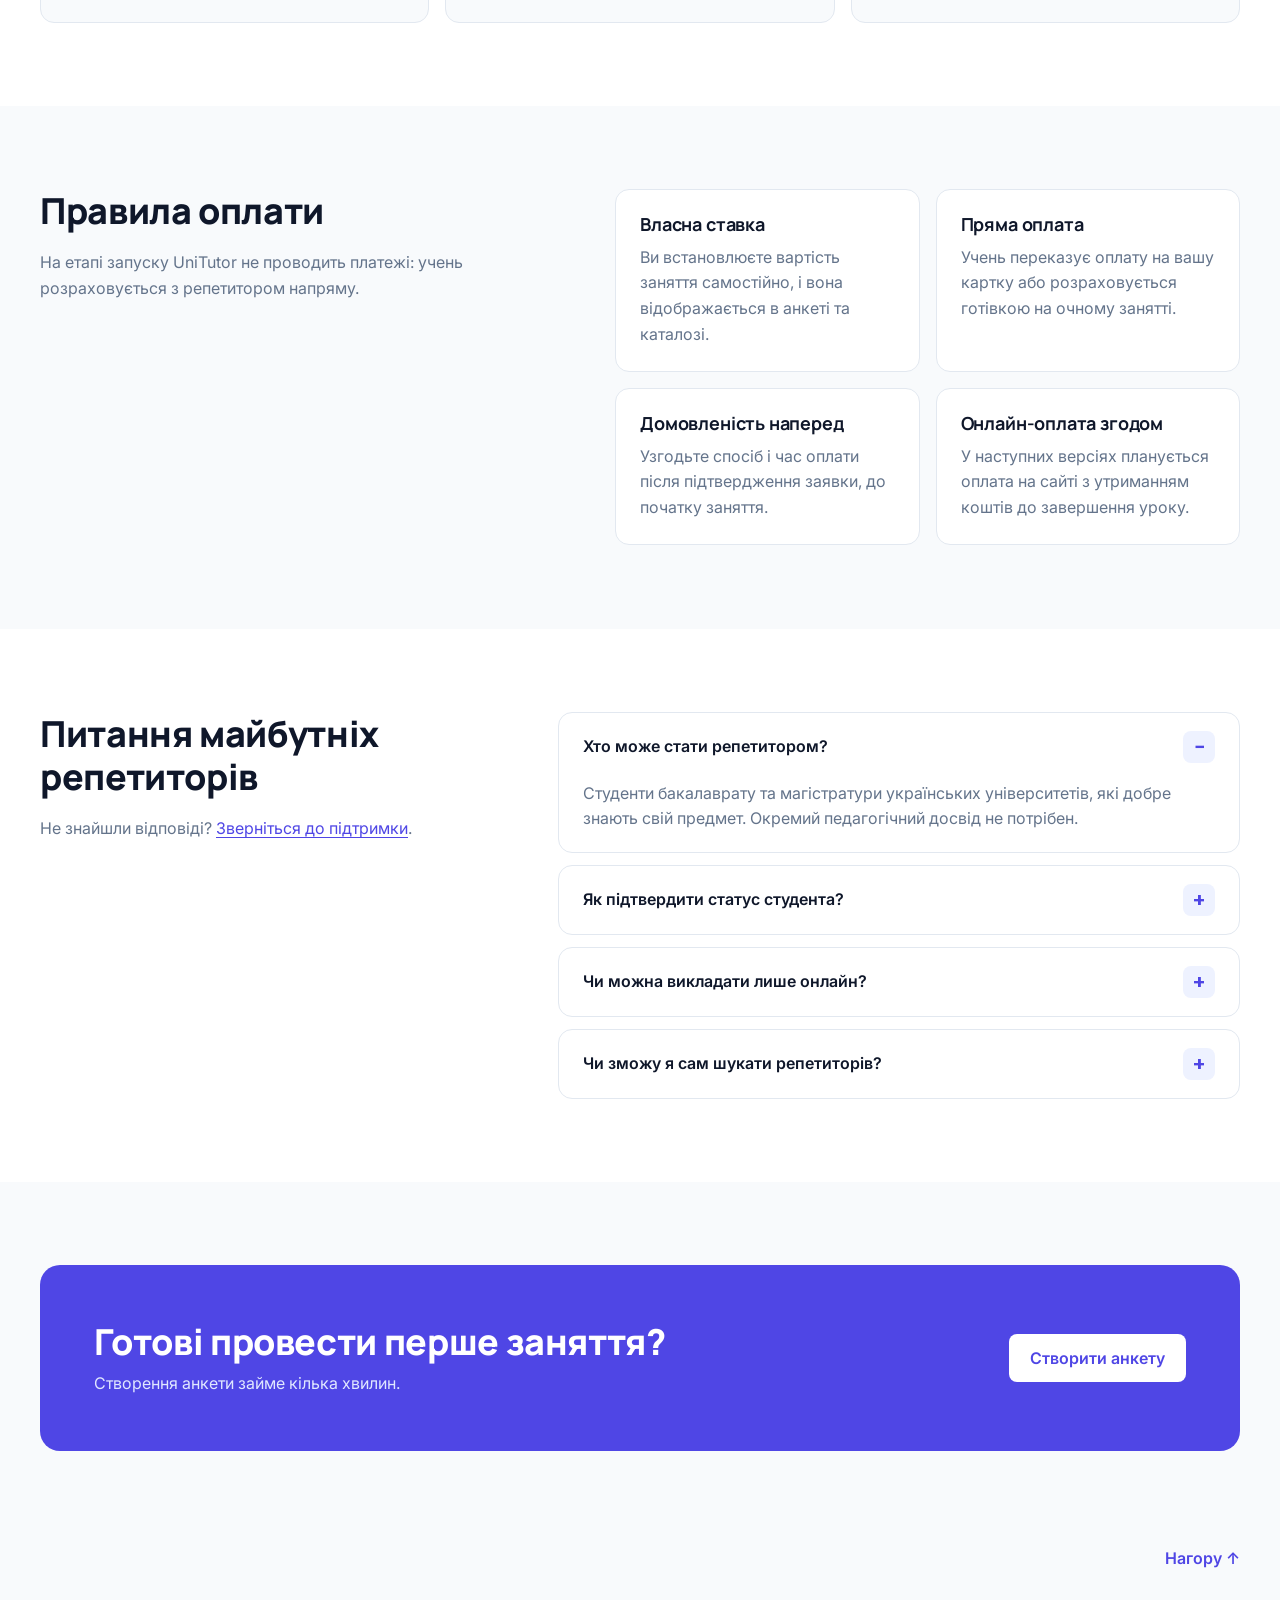
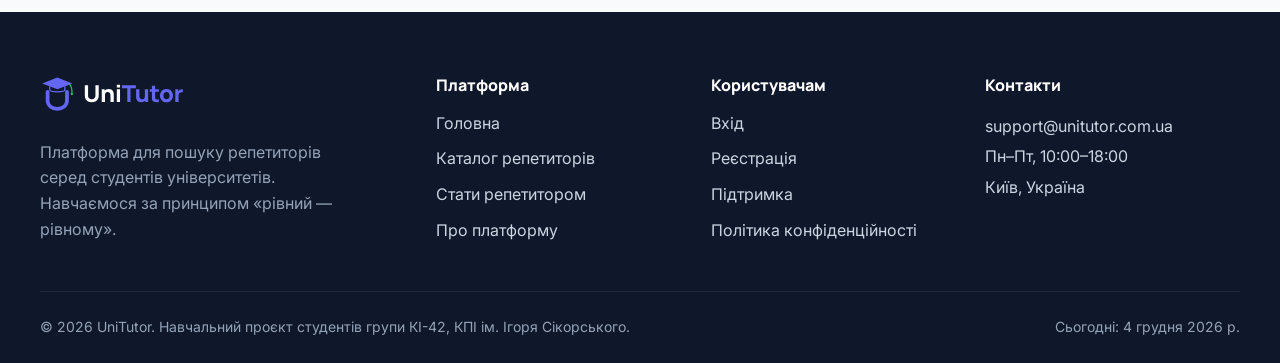
<file: become-tutor.html>
<!DOCTYPE html>
<html lang="uk">
<head>
  <meta charset="utf-8">
  <meta name="viewport" content="width=device-width, initial-scale=1">
  <title>Стати репетитором — UniTutor</title>
  <meta name="description" content="Станьте репетитором на UniTutor: калькулятор заробітку, кроки до першого заняття та правила оплати.">
  <link rel="icon" href="images/favicon.svg" type="image/svg+xml">
  <link rel="apple-touch-icon" href="images/apple-touch-icon.png">
  <link rel="preconnect" href="https://fonts.googleapis.com">
  <link rel="preconnect" href="https://fonts.gstatic.com" crossorigin>
  <link rel="stylesheet" href="https://fonts.googleapis.com/css2?family=Inter:wght@400;500;600&amp;family=Manrope:wght@700;800&amp;family=Poppins:wght@600;700&amp;display=swap">
  <link rel="stylesheet" href="css/style.css">
  <script src="./js/main.js"></script>
</head>
<body>
  <a class="skip-link" href="#main">Перейти до основного вмісту</a>

  <header class="site-header">
    <div class="container header-inner">
      <a class="logo" href="index.html">
        <img src="images/logo.svg" alt="UniTutor — на головну" width="151" height="40">
      </a>
      <input class="nav-toggle" type="checkbox" id="nav-toggle">
      <label class="nav-burger" for="nav-toggle">
        <span class="nav-burger-icon" aria-hidden="true"></span>
        Меню
      </label>
      <nav class="site-nav" id="site-nav" aria-label="Головне меню">
        <ul class="nav-list">
          <li><a href="index.html">Головна</a></li>
          <li><a href="tutors.html">Репетитори</a></li>
          <li><a href="become-tutor.html" aria-current="page">Стати репетитором</a></li>
          <li><a href="about.html">Про платформу</a></li>
          <li><a href="contacts.html">Контакти</a></li>
        </ul>
        <div class="nav-actions">
          <a class="btn btn-ghost" href="login.html">Вхід</a>
          <a class="btn btn-primary" href="register.html">Реєстрація</a>
        </div>
      </nav>
    </div>
  </header>

  <main id="main">
    <section class="page-intro" aria-labelledby="page-title">
      <div class="container page-intro-grid">
        <h1 id="page-title">Станьте репетитором на UniTutor</h1>
        <div>
          <p>Діліться знаннями з предметів, які добре знаєте, самостійно встановлюйте ставку й розклад та отримуйте практичний досвід викладання вже під час навчання.</p>
          <p class="intro-actions"><a class="btn btn-primary" href="register.html">Створити анкету</a></p>
        </div>
      </div>
    </section>

    <section class="section" aria-labelledby="calculator-title">
      <div class="container calculator">
        <div class="calculator-text">
          <h2 id="calculator-title">Калькулятор заробітку</h2>
          <p>Вкажіть бажану ставку за заняття та кількість годин на тиждень, і калькулятор покаже орієнтовний дохід.</p>
          <ul class="check-list">
            <li>Ставку встановлюєте ви самі й можете змінити її будь-коли.</li>
            <li>Кількість занять залежить лише від вашого розкладу.</li>
            <li>Оплату ви отримуєте напряму від учнів.</li>
          </ul>
        </div>
        <form class="card calculator-form" id="earnings-calculator" aria-labelledby="calculator-title">
          <div class="field">
            <label for="calc-rate">Ставка за 60 хв, грн</label>
            <input type="number" id="calc-rate" name="rate" min="100" max="2000" step="50" value="350">
            <p class="field-error">Від 100 до 2000 грн, крок 50 грн.</p>
          </div>
          <div class="field">
            <label for="calc-hours">Годин занять на тиждень</label>
            <input type="number" id="calc-hours" name="hours" min="1" max="40" step="1" value="6">
            <p class="field-error">Від 1 до 40 годин на тиждень.</p>
          </div>
          <div class="calc-result">
            <p>На тиждень <output id="calc-week" name="week" for="calc-rate calc-hours">2&nbsp;100 грн</output></p>
            <p>На місяць (4 тижні) <output id="calc-month" name="month" for="calc-rate calc-hours">8&nbsp;400 грн</output></p>
          </div>
        </form>
      </div>
    </section>

    <section class="section section--white" aria-labelledby="steps-title">
      <div class="container">
        <div class="section-head">
          <div>
            <h2 id="steps-title">Як почати викладати</h2>
            <p>Шість кроків від реєстрації до першого відгуку.</p>
          </div>
        </div>
        <ol class="steps steps--light">
          <li>
            <h3>Реєстрація</h3>
            <p>Створіть акаунт і оберіть мету «Хочу викладати».</p>
          </li>
          <li>
            <h3>Підтвердження статусу</h3>
            <p>Підтвердьте, що ви студент, через корпоративну пошту університету.</p>
          </li>
          <li>
            <h3>Анкета</h3>
            <p>Вкажіть університет, спеціальність, предмети, ставку та формат занять.</p>
          </li>
          <li>
            <h3>Розклад</h3>
            <p>Позначте дні й години, коли готові проводити заняття.</p>
          </li>
          <li>
            <h3>Заявки</h3>
            <p>Приймайте або відхиляйте запити учнів в особистому кабінеті.</p>
          </li>
          <li>
            <h3>Заняття й відгук</h3>
            <p>Проведіть урок, отримайте оплату й позначте заняття завершеним, щоб учень зміг залишити відгук.</p>
          </li>
        </ol>
      </div>
    </section>

    <section class="section" aria-labelledby="payout-title">
      <div class="container two-col">
        <div>
          <h2 id="payout-title">Правила оплати</h2>
          <p class="muted">На етапі запуску UniTutor не проводить платежі: учень розраховується з репетитором напряму.</p>
        </div>
        <ul class="rules-list">
          <li>
            <h3>Власна ставка</h3>
            <p>Ви встановлюєте вартість заняття самостійно, і вона відображається в анкеті та каталозі.</p>
          </li>
          <li>
            <h3>Пряма оплата</h3>
            <p>Учень переказує оплату на вашу картку або розраховується готівкою на очному занятті.</p>
          </li>
          <li>
            <h3>Домовленість наперед</h3>
            <p>Узгодьте спосіб і час оплати після підтвердження заявки, до початку заняття.</p>
          </li>
          <li>
            <h3>Онлайн-оплата згодом</h3>
            <p>У наступних версіях планується оплата на сайті з утриманням коштів до завершення уроку.</p>
          </li>
        </ul>
      </div>
    </section>

    <section class="section section--white" aria-labelledby="tutor-faq-title">
      <div class="container faq-layout">
        <div>
          <h2 id="tutor-faq-title">Питання майбутніх репетиторів</h2>
          <p>Не знайшли відповіді? <a href="contacts.html">Зверніться до підтримки</a>.</p>
        </div>
        <div class="faq-list">
          <details class="faq-item" open>
            <summary>Хто може стати репетитором?</summary>
            <div class="faq-answer">
              <p>Студенти бакалаврату та магістратури українських університетів, які добре знають свій предмет. Окремий педагогічний досвід не потрібен.</p>
            </div>
          </details>
          <details class="faq-item">
            <summary>Як підтвердити статус студента?</summary>
            <div class="faq-answer">
              <p>Вкажіть корпоративну пошту університету (наприклад, адресу в домені .edu.ua) і перейдіть за посиланням з листа. Після цього в анкеті з’явиться позначка «Верифікований студент».</p>
            </div>
          </details>
          <details class="faq-item">
            <summary>Чи можна викладати лише онлайн?</summary>
            <div class="faq-answer">
              <p>Так. В анкеті ви обираєте формат: онлайн, офлайн або обидва варіанти.</p>
            </div>
          </details>
          <details class="faq-item">
            <summary>Чи зможу я сам шукати репетиторів?</summary>
            <div class="faq-answer">
              <p>Так. Один акаунт поєднує обидві ролі: ви можете викладати одні предмети й водночас займатися з репетиторами з інших.</p>
            </div>
          </details>
        </div>
      </div>
    </section>

    <section class="section" aria-labelledby="cta-title">
      <div class="container">
        <div class="cta-panel cta-panel--compact">
          <div>
            <h2 id="cta-title">Готові провести перше заняття?</h2>
            <p>Створення анкети займе кілька хвилин.</p>
          </div>
          <a class="btn btn-light" href="register.html">Створити анкету</a>
        </div>
      </div>
    </section>
  </main>

  <footer class="site-footer">
    <div class="container footer-grid">
      <div class="footer-brand">
        <a class="logo" href="index.html">
          <img src="images/logo-inverse.svg" alt="UniTutor — на головну" width="151" height="40" loading="lazy">
        </a>
        <p>Платформа для пошуку репетиторів серед студентів університетів. Навчаємося за принципом «рівний — рівному».</p>
      </div>
      <nav class="footer-nav" aria-label="Навігація у підвалі сайту">
        <div>
          <h2 class="footer-title">Платформа</h2>
          <ul class="footer-links">
            <li><a href="index.html">Головна</a></li>
            <li><a href="tutors.html">Каталог репетиторів</a></li>
            <li><a href="become-tutor.html">Стати репетитором</a></li>
            <li><a href="about.html">Про платформу</a></li>
          </ul>
        </div>
        <div>
          <h2 class="footer-title">Користувачам</h2>
          <ul class="footer-links">
            <li><a href="login.html">Вхід</a></li>
            <li><a href="register.html">Реєстрація</a></li>
            <li><a href="contacts.html">Підтримка</a></li>
            <li><a href="privacy.html">Політика конфіденційності</a></li>
          </ul>
        </div>
      </nav>
      <div>
        <h2 class="footer-title">Контакти</h2>
        <address>
          <a href="mailto:support@unitutor.com.ua">support@unitutor.com.ua</a><br>
          Пн–Пт, 10:00–18:00<br>
          Київ, Україна
        </address>
      </div>
    </div>
    <div class="container footer-bottom">
      <p>© 2026 UniTutor. Навчальний проєкт студентів групи КІ-42, КПІ ім. Ігоря Сікорського.</p>
    </div>
  </footer>
</body>
</html>
</file>
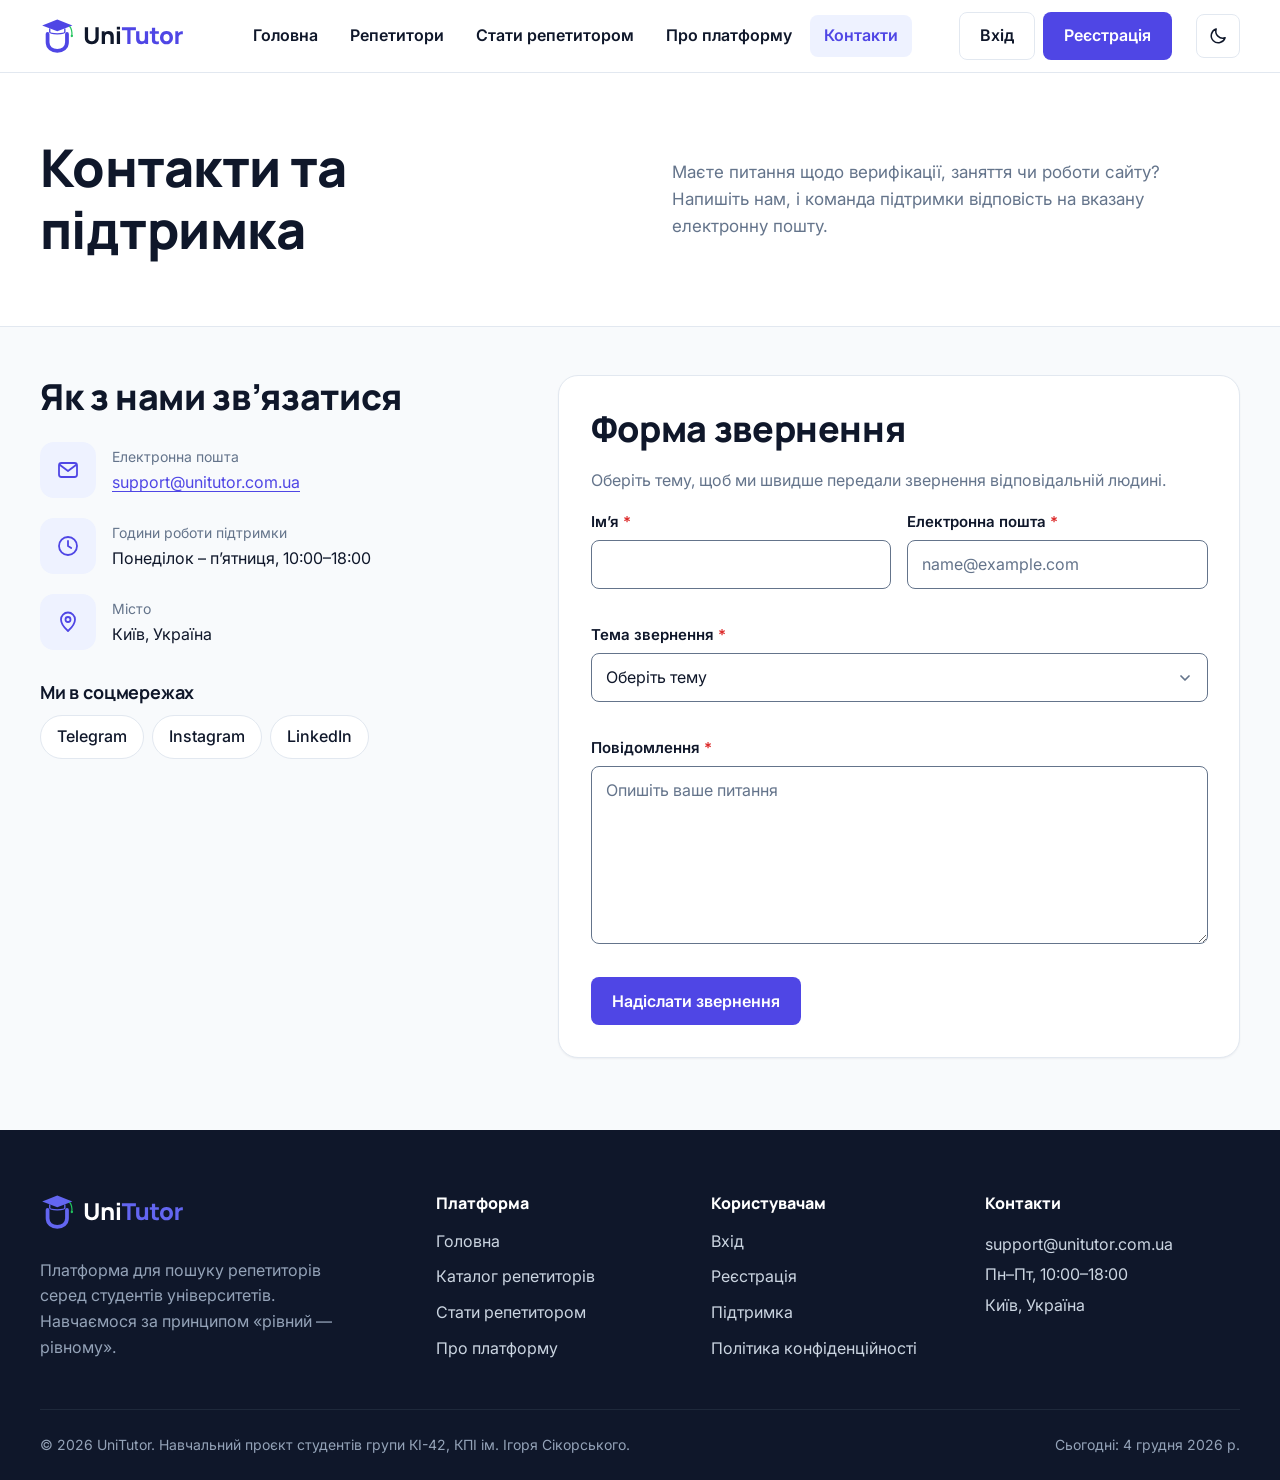
<file: contacts.html>
<!DOCTYPE html>
<html lang="uk">
<head>
  <meta charset="utf-8">
  <meta name="viewport" content="width=device-width, initial-scale=1">
  <title>Контакти та підтримка — UniTutor</title>
  <meta name="description" content="Зв’яжіться з підтримкою UniTutor: верифікація статусу студента, скарги, технічні питання та співпраця.">
  <link rel="icon" href="images/favicon.svg" type="image/svg+xml">
  <link rel="apple-touch-icon" href="images/apple-touch-icon.png">
  <link rel="preconnect" href="https://fonts.googleapis.com">
  <link rel="preconnect" href="https://fonts.gstatic.com" crossorigin>
  <link rel="stylesheet" href="https://fonts.googleapis.com/css2?family=Inter:wght@400;500;600&amp;family=Manrope:wght@700;800&amp;family=Poppins:wght@600;700&amp;display=swap">
  <link rel="stylesheet" href="css/style.css">
  <script src="./js/main.js"></script>
</head>
<body>
  <a class="skip-link" href="#main">Перейти до основного вмісту</a>

  <header class="site-header">
    <div class="container header-inner">
      <a class="logo" href="index.html">
        <img src="images/logo.svg" alt="UniTutor — на головну" width="151" height="40">
      </a>
      <input class="nav-toggle" type="checkbox" id="nav-toggle">
      <label class="nav-burger" for="nav-toggle">
        <span class="nav-burger-icon" aria-hidden="true"></span>
        Меню
      </label>
      <nav class="site-nav" id="site-nav" aria-label="Головне меню">
        <ul class="nav-list">
          <li><a href="index.html">Головна</a></li>
          <li><a href="tutors.html">Репетитори</a></li>
          <li><a href="become-tutor.html">Стати репетитором</a></li>
          <li><a href="about.html">Про платформу</a></li>
          <li><a href="contacts.html" aria-current="page">Контакти</a></li>
        </ul>
        <div class="nav-actions">
          <a class="btn btn-ghost" href="login.html">Вхід</a>
          <a class="btn btn-primary" href="register.html">Реєстрація</a>
        </div>
      </nav>
    </div>
  </header>

  <main id="main">
    <section class="page-intro" aria-labelledby="page-title">
      <div class="container page-intro-grid">
        <h1 id="page-title">Контакти та підтримка</h1>
        <p>Маєте питання щодо верифікації, заняття чи роботи сайту? Напишіть нам, і команда підтримки відповість на вказану електронну пошту.</p>
      </div>
    </section>

    <div class="container contact-layout">
      <section class="contact-info" aria-labelledby="contact-info-title">
        <h2 id="contact-info-title">Як з нами зв’язатися</h2>
        <address>
          <ul class="contact-list">
            <li>
              <span class="icon-tile"><img src="images/icons/mail.svg" alt="" width="24" height="24"></span>
              <span>
                <span class="contact-label">Електронна пошта</span><br>
                <a href="mailto:support@unitutor.com.ua">support@unitutor.com.ua</a>
              </span>
            </li>
            <li>
              <span class="icon-tile"><img src="images/icons/clock.svg" alt="" width="24" height="24"></span>
              <span>
                <span class="contact-label">Години роботи підтримки</span><br>
                Понеділок – п’ятниця, 10:00–18:00
              </span>
            </li>
            <li>
              <span class="icon-tile"><img src="images/icons/map-pin.svg" alt="" width="24" height="24"></span>
              <span>
                <span class="contact-label">Місто</span><br>
                Київ, Україна
              </span>
            </li>
          </ul>
        </address>
        <h3>Ми в соцмережах</h3>
        <ul class="social-links">
          <li><a href="https://t.me/">Telegram</a></li>
          <li><a href="https://www.instagram.com/">Instagram</a></li>
          <li><a href="https://www.linkedin.com/">LinkedIn</a></li>
        </ul>
      </section>

      <section class="card" aria-labelledby="contact-form-title">
        <h2 id="contact-form-title">Форма звернення</h2>
        <p class="muted">Оберіть тему, щоб ми швидше передали звернення відповідальній людині.</p>
        <form class="contact-form" action="#" method="post">
          <div class="field-row">
            <div class="field">
              <label for="contact-name">Ім’я</label>
              <input type="text" id="contact-name" name="name" autocomplete="name" minlength="3" maxlength="60" required>
              <p class="field-error">Вкажіть ім’я (від 3 символів).</p>
            </div>
            <div class="field">
              <label for="contact-email">Електронна пошта</label>
              <input type="email" id="contact-email" name="email" autocomplete="email" placeholder="name@example.com" required>
              <p class="field-error">Введіть адресу як name@example.com.</p>
            </div>
          </div>
          <div class="field">
            <label for="contact-topic">Тема звернення</label>
            <select id="contact-topic" name="topic" required>
              <option value="">Оберіть тему</option>
              <option value="verification">Допомога з верифікацією статусу студента</option>
              <option value="complaint">Скарга на користувача або відгук</option>
              <option value="technical">Технічне питання</option>
              <option value="partnership">Співпраця зі студентськими радами</option>
            </select>
            <p class="field-error">Оберіть тему звернення.</p>
          </div>
          <div class="field">
            <label for="contact-message">Повідомлення</label>
            <textarea id="contact-message" name="message" rows="6" minlength="10" maxlength="1000" placeholder="Опишіть ваше питання" required></textarea>
            <p class="field-error">Опишіть питання (від 10 символів).</p>
          </div>
          <button class="btn btn-primary" type="submit">Надіслати звернення</button>
        </form>
      </section>
    </div>
  </main>

  <footer class="site-footer">
    <div class="container footer-grid">
      <div class="footer-brand">
        <a class="logo" href="index.html">
          <img src="images/logo-inverse.svg" alt="UniTutor — на головну" width="151" height="40" loading="lazy">
        </a>
        <p>Платформа для пошуку репетиторів серед студентів університетів. Навчаємося за принципом «рівний — рівному».</p>
      </div>
      <nav class="footer-nav" aria-label="Навігація у підвалі сайту">
        <div>
          <h2 class="footer-title">Платформа</h2>
          <ul class="footer-links">
            <li><a href="index.html">Головна</a></li>
            <li><a href="tutors.html">Каталог репетиторів</a></li>
            <li><a href="become-tutor.html">Стати репетитором</a></li>
            <li><a href="about.html">Про платформу</a></li>
          </ul>
        </div>
        <div>
          <h2 class="footer-title">Користувачам</h2>
          <ul class="footer-links">
            <li><a href="login.html">Вхід</a></li>
            <li><a href="register.html">Реєстрація</a></li>
            <li><a href="contacts.html">Підтримка</a></li>
            <li><a href="privacy.html">Політика конфіденційності</a></li>
          </ul>
        </div>
      </nav>
      <div>
        <h2 class="footer-title">Контакти</h2>
        <address>
          <a href="mailto:support@unitutor.com.ua">support@unitutor.com.ua</a><br>
          Пн–Пт, 10:00–18:00<br>
          Київ, Україна
        </address>
      </div>
    </div>
    <div class="container footer-bottom">
      <p>© 2026 UniTutor. Навчальний проєкт студентів групи КІ-42, КПІ ім. Ігоря Сікорського.</p>
    </div>
  </footer>
</body>
</html>
</file>
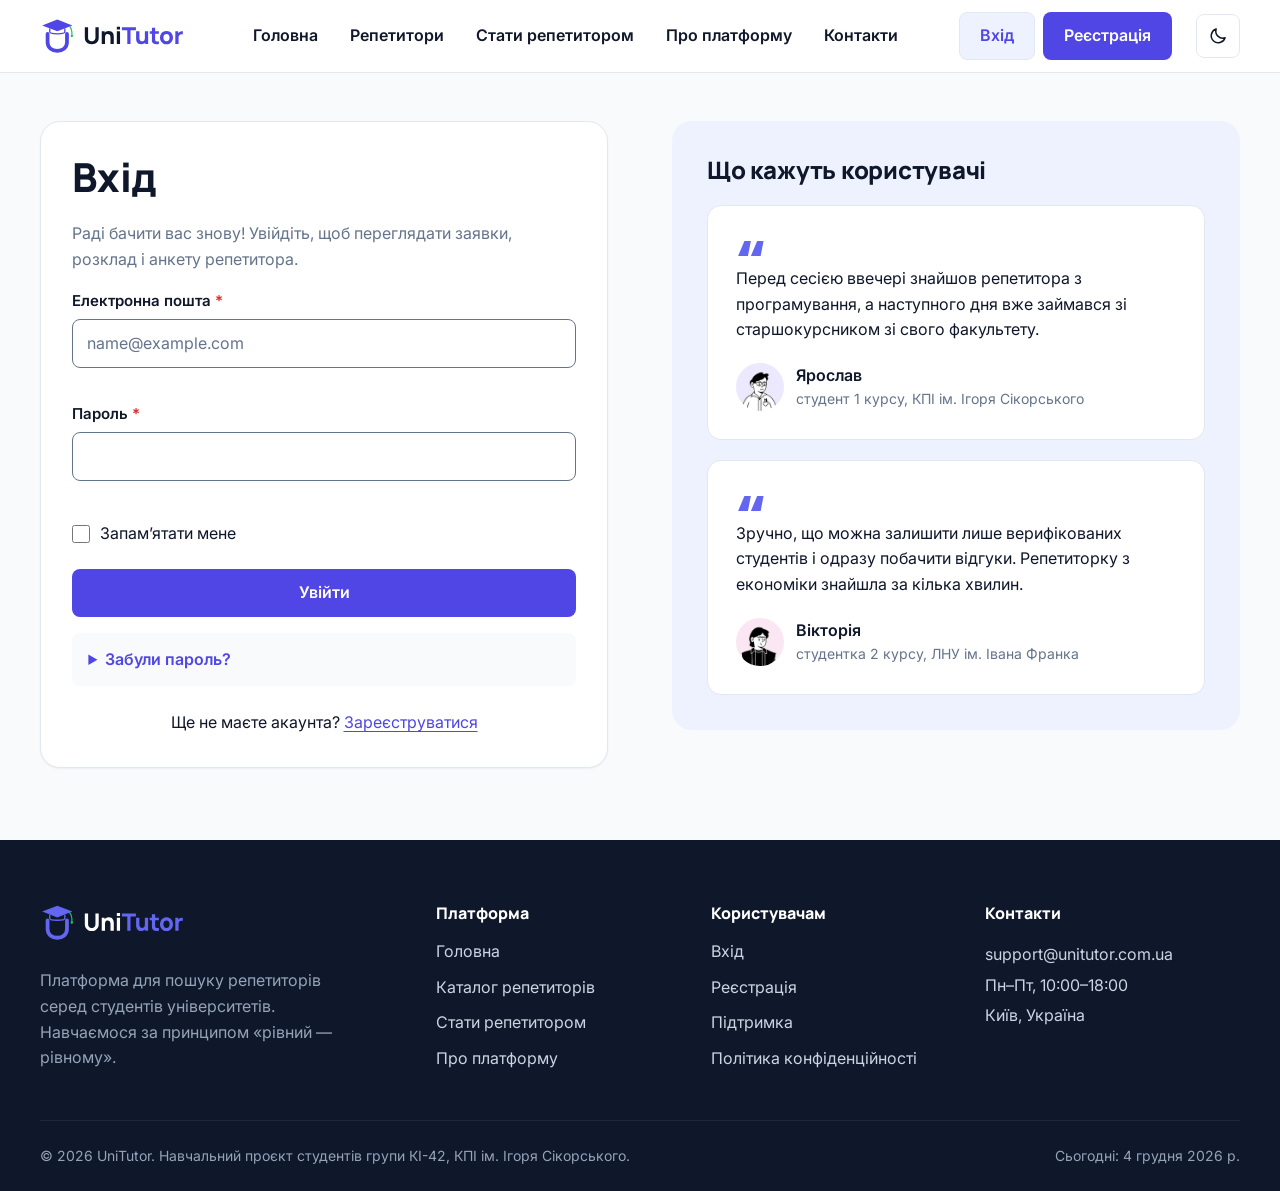
<file: login.html>
<!DOCTYPE html>
<html lang="uk">
<head>
  <meta charset="utf-8">
  <meta name="viewport" content="width=device-width, initial-scale=1">
  <title>Вхід — UniTutor</title>
  <meta name="description" content="Увійдіть до UniTutor, щоб керувати заявками, розкладом і анкетою репетитора.">
  <link rel="icon" href="images/favicon.svg" type="image/svg+xml">
  <link rel="apple-touch-icon" href="images/apple-touch-icon.png">
  <link rel="preconnect" href="https://fonts.googleapis.com">
  <link rel="preconnect" href="https://fonts.gstatic.com" crossorigin>
  <link rel="stylesheet" href="https://fonts.googleapis.com/css2?family=Inter:wght@400;500;600&amp;family=Manrope:wght@700;800&amp;family=Poppins:wght@600;700&amp;display=swap">
  <link rel="stylesheet" href="css/style.css">
  <script src="./js/main.js"></script>
</head>
<body>
  <a class="skip-link" href="#main">Перейти до основного вмісту</a>

  <header class="site-header">
    <div class="container header-inner">
      <a class="logo" href="index.html">
        <img src="images/logo.svg" alt="UniTutor — на головну" width="151" height="40">
      </a>
      <input class="nav-toggle" type="checkbox" id="nav-toggle">
      <label class="nav-burger" for="nav-toggle">
        <span class="nav-burger-icon" aria-hidden="true"></span>
        Меню
      </label>
      <nav class="site-nav" id="site-nav" aria-label="Головне меню">
        <ul class="nav-list">
          <li><a href="index.html">Головна</a></li>
          <li><a href="tutors.html">Репетитори</a></li>
          <li><a href="become-tutor.html">Стати репетитором</a></li>
          <li><a href="about.html">Про платформу</a></li>
          <li><a href="contacts.html">Контакти</a></li>
        </ul>
        <div class="nav-actions">
          <a class="btn btn-ghost" href="login.html" aria-current="page">Вхід</a>
          <a class="btn btn-primary" href="register.html">Реєстрація</a>
        </div>
      </nav>
    </div>
  </header>

  <main id="main">
    <div class="container auth-layout">
      <section class="card auth-card" aria-labelledby="page-title">
        <h1 id="page-title">Вхід</h1>
        <p class="auth-lead">Раді бачити вас знову! Увійдіть, щоб переглядати заявки, розклад і анкету репетитора.</p>
        <form class="auth-form" action="#" method="post">
          <div class="field">
            <label for="login-email">Електронна пошта</label>
            <input type="email" id="login-email" name="email" autocomplete="email" placeholder="name@example.com" required>
            <p class="field-error">Введіть адресу як name@example.com.</p>
          </div>
          <div class="field">
            <label for="login-password">Пароль</label>
            <input type="password" id="login-password" name="password" autocomplete="current-password" required>
            <p class="field-error">Введіть пароль.</p>
          </div>
          <label class="check"><input type="checkbox" name="remember" value="1"> Запам’ятати мене</label>
          <button class="btn btn-primary btn-block" type="submit">Увійти</button>
        </form>
        <details class="reset-password">
          <summary>Забули пароль?</summary>
          <form class="auth-form" action="#" method="post">
            <p class="muted">Вкажіть електронну пошту акаунта, і ми надішлемо посилання для встановлення нового пароля.</p>
            <div class="field">
              <label for="reset-email">Електронна пошта</label>
              <input type="email" id="reset-email" name="email" autocomplete="email" required>
              <p class="field-error">Введіть адресу як name@example.com.</p>
            </div>
            <button class="btn btn-secondary btn-block" type="submit">Надіслати посилання</button>
          </form>
        </details>
        <p class="auth-switch">Ще не маєте акаунта? <a href="register.html">Зареєструватися</a></p>
      </section>

      <aside class="auth-aside" aria-labelledby="login-reviews-title">
        <h2 id="login-reviews-title">Що кажуть користувачі</h2>
        <figure class="testimonial">
          <blockquote>
            <p>Перед сесією ввечері знайшов репетитора з програмування, а наступного дня вже займався зі старшокурсником зі свого факультету.</p>
          </blockquote>
          <figcaption>
            <img src="images/reviewers/yaroslav.webp" alt="Аватар Ярослава" width="48" height="48" decoding="async">
            <span><span class="testimonial-name">Ярослав</span> <span class="testimonial-role">студент 1 курсу, КПІ ім. Ігоря Сікорського</span></span>
          </figcaption>
        </figure>
        <figure class="testimonial">
          <blockquote>
            <p>Зручно, що можна залишити лише верифікованих студентів і одразу побачити відгуки. Репетиторку з економіки знайшла за кілька хвилин.</p>
          </blockquote>
          <figcaption>
            <img src="images/reviewers/viktoriia.webp" alt="Аватар Вікторії" width="48" height="48" decoding="async">
            <span><span class="testimonial-name">Вікторія</span> <span class="testimonial-role">студентка 2 курсу, ЛНУ ім. Івана Франка</span></span>
          </figcaption>
        </figure>
      </aside>
    </div>
  </main>

  <footer class="site-footer">
    <div class="container footer-grid">
      <div class="footer-brand">
        <a class="logo" href="index.html">
          <img src="images/logo-inverse.svg" alt="UniTutor — на головну" width="151" height="40" loading="lazy">
        </a>
        <p>Платформа для пошуку репетиторів серед студентів університетів. Навчаємося за принципом «рівний — рівному».</p>
      </div>
      <nav class="footer-nav" aria-label="Навігація у підвалі сайту">
        <div>
          <h2 class="footer-title">Платформа</h2>
          <ul class="footer-links">
            <li><a href="index.html">Головна</a></li>
            <li><a href="tutors.html">Каталог репетиторів</a></li>
            <li><a href="become-tutor.html">Стати репетитором</a></li>
            <li><a href="about.html">Про платформу</a></li>
          </ul>
        </div>
        <div>
          <h2 class="footer-title">Користувачам</h2>
          <ul class="footer-links">
            <li><a href="login.html">Вхід</a></li>
            <li><a href="register.html">Реєстрація</a></li>
            <li><a href="contacts.html">Підтримка</a></li>
            <li><a href="privacy.html">Політика конфіденційності</a></li>
          </ul>
        </div>
      </nav>
      <div>
        <h2 class="footer-title">Контакти</h2>
        <address>
          <a href="mailto:support@unitutor.com.ua">support@unitutor.com.ua</a><br>
          Пн–Пт, 10:00–18:00<br>
          Київ, Україна
        </address>
      </div>
    </div>
    <div class="container footer-bottom">
      <p>© 2026 UniTutor. Навчальний проєкт студентів групи КІ-42, КПІ ім. Ігоря Сікорського.</p>
    </div>
  </footer>
</body>
</html>
</file>
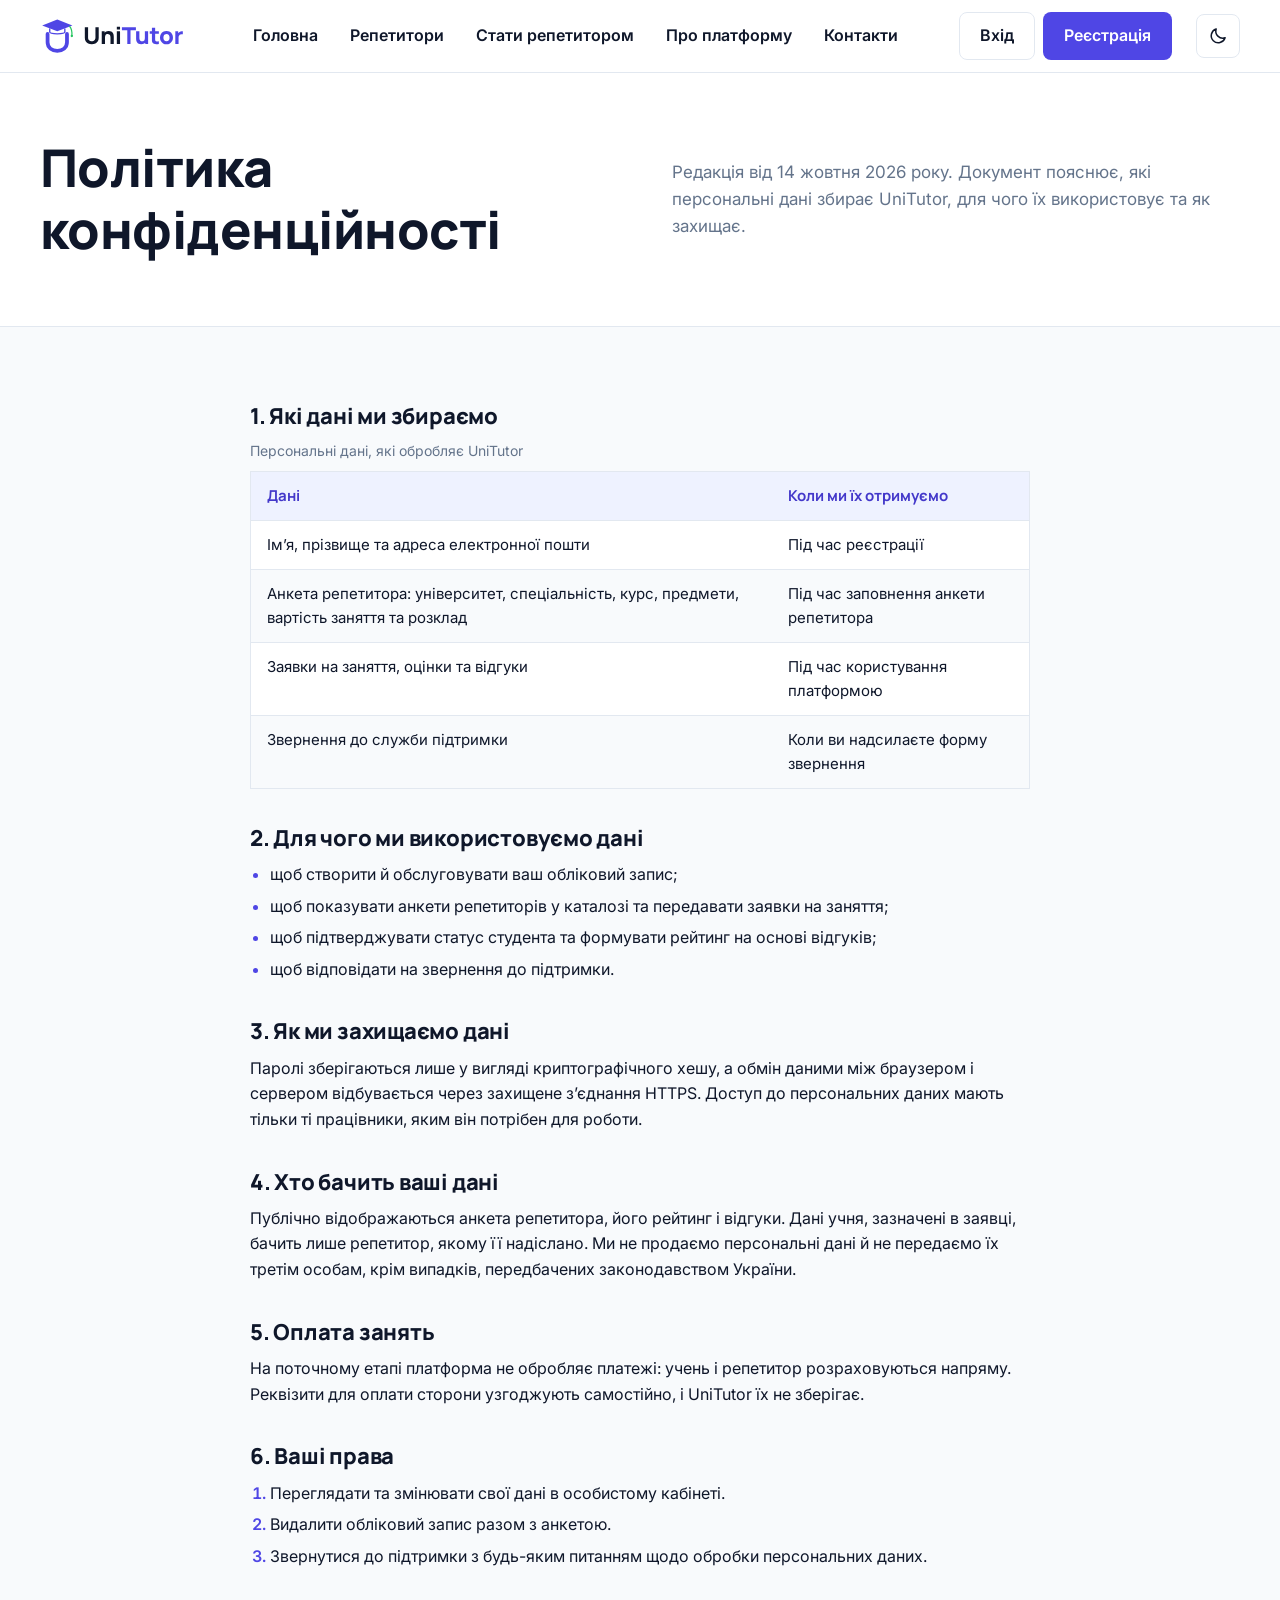
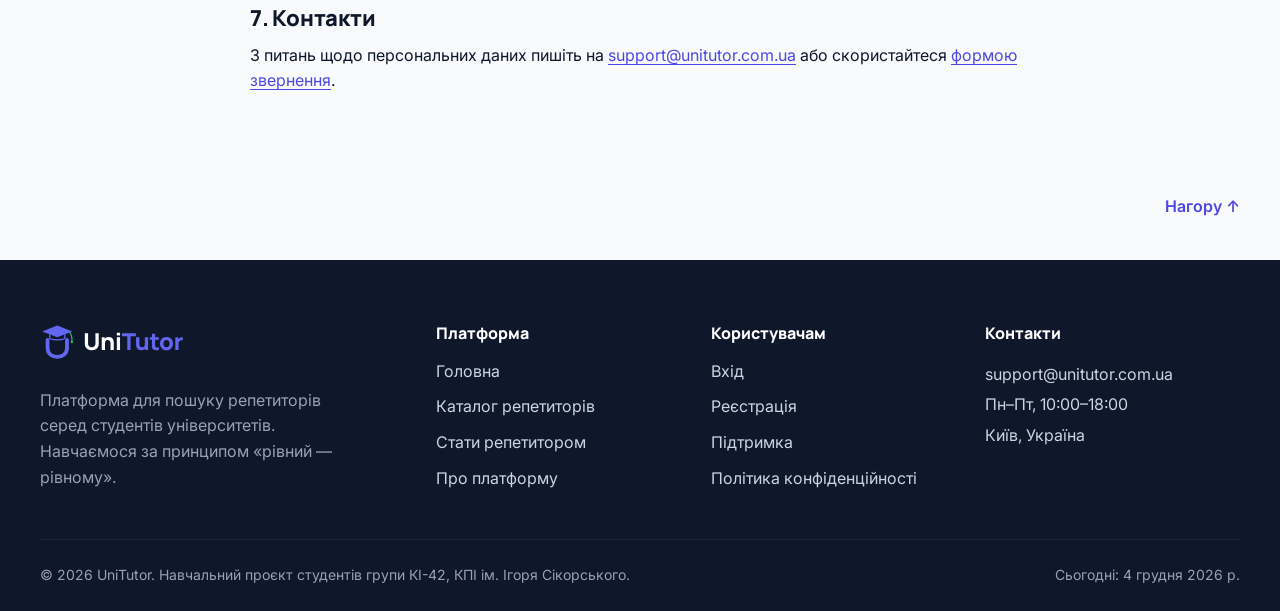
<file: privacy.html>
<!DOCTYPE html>
<html lang="uk">
<head>
  <meta charset="utf-8">
  <meta name="viewport" content="width=device-width, initial-scale=1">
  <title>Політика конфіденційності — UniTutor</title>
  <meta name="description" content="Які персональні дані збирає UniTutor, для чого їх використовує та як захищає.">
  <link rel="icon" href="images/favicon.svg" type="image/svg+xml">
  <link rel="apple-touch-icon" href="images/apple-touch-icon.png">
  <link rel="preconnect" href="https://fonts.googleapis.com">
  <link rel="preconnect" href="https://fonts.gstatic.com" crossorigin>
  <link rel="stylesheet" href="https://fonts.googleapis.com/css2?family=Inter:wght@400;500;600&amp;family=Manrope:wght@700;800&amp;family=Poppins:wght@600;700&amp;display=swap">
  <link rel="stylesheet" href="css/style.css">
  <script src="./js/main.js"></script>
</head>
<body>
  <a class="skip-link" href="#main">Перейти до основного вмісту</a>

  <header class="site-header">
    <div class="container header-inner">
      <a class="logo" href="index.html">
        <img src="images/logo.svg" alt="UniTutor — на головну" width="151" height="40">
      </a>
      <input class="nav-toggle" type="checkbox" id="nav-toggle">
      <label class="nav-burger" for="nav-toggle">
        <span class="nav-burger-icon" aria-hidden="true"></span>
        Меню
      </label>
      <nav class="site-nav" id="site-nav" aria-label="Головне меню">
        <ul class="nav-list">
          <li><a href="index.html">Головна</a></li>
          <li><a href="tutors.html">Репетитори</a></li>
          <li><a href="become-tutor.html">Стати репетитором</a></li>
          <li><a href="about.html">Про платформу</a></li>
          <li><a href="contacts.html">Контакти</a></li>
        </ul>
        <div class="nav-actions">
          <a class="btn btn-ghost" href="login.html">Вхід</a>
          <a class="btn btn-primary" href="register.html">Реєстрація</a>
        </div>
      </nav>
    </div>
  </header>

  <main id="main">
    <section class="page-intro" aria-labelledby="page-title">
      <div class="container page-intro-grid">
        <h1 id="page-title">Політика конфіденційності</h1>
        <p>Редакція від <time datetime="2026-10-14">14 жовтня 2026 року</time>. Документ пояснює, які персональні дані збирає UniTutor, для чого їх використовує та як захищає.</p>
      </div>
    </section>

    <article class="container prose">
      <h2>1. Які дані ми збираємо</h2>
      <table>
        <caption>Персональні дані, які обробляє UniTutor</caption>
        <thead>
          <tr>
            <th scope="col">Дані</th>
            <th scope="col">Коли ми їх отримуємо</th>
          </tr>
        </thead>
        <tbody>
          <tr>
            <td>Ім’я, прізвище та адреса електронної пошти</td>
            <td>Під час реєстрації</td>
          </tr>
          <tr>
            <td>Анкета репетитора: університет, спеціальність, курс, предмети, вартість заняття та розклад</td>
            <td>Під час заповнення анкети репетитора</td>
          </tr>
          <tr>
            <td>Заявки на заняття, оцінки та відгуки</td>
            <td>Під час користування платформою</td>
          </tr>
          <tr>
            <td>Звернення до служби підтримки</td>
            <td>Коли ви надсилаєте форму звернення</td>
          </tr>
        </tbody>
      </table>

      <h2>2. Для чого ми використовуємо дані</h2>
      <ul>
        <li>щоб створити й обслуговувати ваш обліковий запис;</li>
        <li>щоб показувати анкети репетиторів у каталозі та передавати заявки на заняття;</li>
        <li>щоб підтверджувати статус студента та формувати рейтинг на основі відгуків;</li>
        <li>щоб відповідати на звернення до підтримки.</li>
      </ul>

      <h2>3. Як ми захищаємо дані</h2>
      <p>Паролі зберігаються лише у вигляді криптографічного хешу, а обмін даними між браузером і сервером відбувається через захищене з’єднання HTTPS. Доступ до персональних даних мають тільки ті працівники, яким він потрібен для роботи.</p>

      <h2>4. Хто бачить ваші дані</h2>
      <p>Публічно відображаються анкета репетитора, його рейтинг і відгуки. Дані учня, зазначені в заявці, бачить лише репетитор, якому її надіслано. Ми не продаємо персональні дані й не передаємо їх третім особам, крім випадків, передбачених законодавством України.</p>

      <h2>5. Оплата занять</h2>
      <p>На поточному етапі платформа не обробляє платежі: учень і репетитор розраховуються напряму. Реквізити для оплати сторони узгоджують самостійно, і UniTutor їх не зберігає.</p>

      <h2>6. Ваші права</h2>
      <ol>
        <li>Переглядати та змінювати свої дані в особистому кабінеті.</li>
        <li>Видалити обліковий запис разом з анкетою.</li>
        <li>Звернутися до підтримки з будь-яким питанням щодо обробки персональних даних.</li>
      </ol>

      <h2>7. Контакти</h2>
      <p>З питань щодо персональних даних пишіть на <a href="mailto:support@unitutor.com.ua">support@unitutor.com.ua</a> або скористайтеся <a href="contacts.html">формою звернення</a>.</p>
    </article>
  </main>

  <footer class="site-footer">
    <div class="container footer-grid">
      <div class="footer-brand">
        <a class="logo" href="index.html">
          <img src="images/logo-inverse.svg" alt="UniTutor — на головну" width="151" height="40" loading="lazy">
        </a>
        <p>Платформа для пошуку репетиторів серед студентів університетів. Навчаємося за принципом «рівний — рівному».</p>
      </div>
      <nav class="footer-nav" aria-label="Навігація у підвалі сайту">
        <div>
          <h2 class="footer-title">Платформа</h2>
          <ul class="footer-links">
            <li><a href="index.html">Головна</a></li>
            <li><a href="tutors.html">Каталог репетиторів</a></li>
            <li><a href="become-tutor.html">Стати репетитором</a></li>
            <li><a href="about.html">Про платформу</a></li>
          </ul>
        </div>
        <div>
          <h2 class="footer-title">Користувачам</h2>
          <ul class="footer-links">
            <li><a href="login.html">Вхід</a></li>
            <li><a href="register.html">Реєстрація</a></li>
            <li><a href="contacts.html">Підтримка</a></li>
            <li><a href="privacy.html">Політика конфіденційності</a></li>
          </ul>
        </div>
      </nav>
      <div>
        <h2 class="footer-title">Контакти</h2>
        <address>
          <a href="mailto:support@unitutor.com.ua">support@unitutor.com.ua</a><br>
          Пн–Пт, 10:00–18:00<br>
          Київ, Україна
        </address>
      </div>
    </div>
    <div class="container footer-bottom">
      <p>© 2026 UniTutor. Навчальний проєкт студентів групи КІ-42, КПІ ім. Ігоря Сікорського.</p>
    </div>
  </footer>
</body>
</html>
</file>
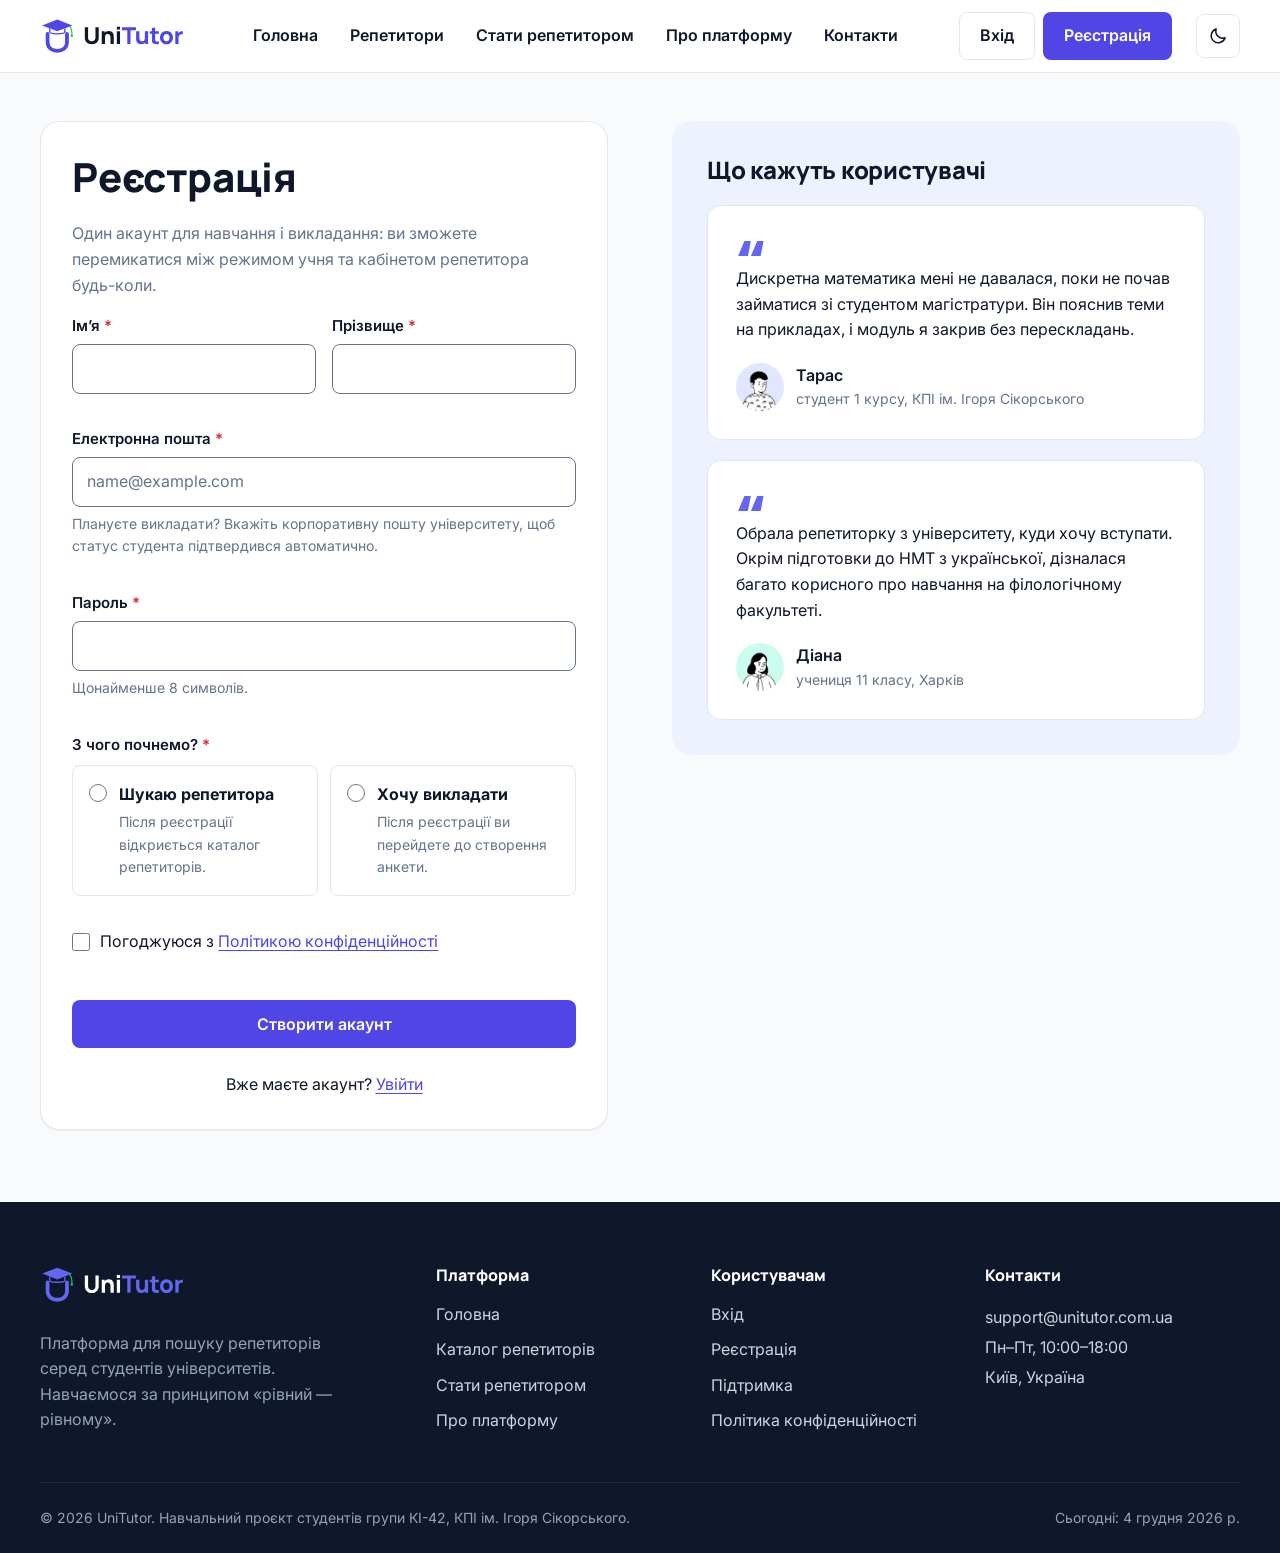
<file: register.html>
<!DOCTYPE html>
<html lang="uk">
<head>
  <meta charset="utf-8">
  <meta name="viewport" content="width=device-width, initial-scale=1">
  <title>Реєстрація — UniTutor</title>
  <meta name="description" content="Створіть акаунт UniTutor, щоб знайти репетитора або почати викладати.">
  <link rel="icon" href="images/favicon.svg" type="image/svg+xml">
  <link rel="apple-touch-icon" href="images/apple-touch-icon.png">
  <link rel="preconnect" href="https://fonts.googleapis.com">
  <link rel="preconnect" href="https://fonts.gstatic.com" crossorigin>
  <link rel="stylesheet" href="https://fonts.googleapis.com/css2?family=Inter:wght@400;500;600&amp;family=Manrope:wght@700;800&amp;family=Poppins:wght@600;700&amp;display=swap">
  <link rel="stylesheet" href="css/style.css">
  <script src="./js/main.js"></script>
</head>
<body>
  <a class="skip-link" href="#main">Перейти до основного вмісту</a>

  <header class="site-header">
    <div class="container header-inner">
      <a class="logo" href="index.html">
        <img src="images/logo.svg" alt="UniTutor — на головну" width="151" height="40">
      </a>
      <input class="nav-toggle" type="checkbox" id="nav-toggle">
      <label class="nav-burger" for="nav-toggle">
        <span class="nav-burger-icon" aria-hidden="true"></span>
        Меню
      </label>
      <nav class="site-nav" id="site-nav" aria-label="Головне меню">
        <ul class="nav-list">
          <li><a href="index.html">Головна</a></li>
          <li><a href="tutors.html">Репетитори</a></li>
          <li><a href="become-tutor.html">Стати репетитором</a></li>
          <li><a href="about.html">Про платформу</a></li>
          <li><a href="contacts.html">Контакти</a></li>
        </ul>
        <div class="nav-actions">
          <a class="btn btn-ghost" href="login.html">Вхід</a>
          <a class="btn btn-primary" href="register.html" aria-current="page">Реєстрація</a>
        </div>
      </nav>
    </div>
  </header>

  <main id="main">
    <div class="container auth-layout">
      <section class="card auth-card" aria-labelledby="page-title">
        <h1 id="page-title">Реєстрація</h1>
        <p class="auth-lead">Один акаунт для навчання і викладання: ви зможете перемикатися між режимом учня та кабінетом репетитора будь-коли.</p>
        <form class="auth-form" action="#" method="post">
          <div class="field-row">
            <div class="field">
              <label for="register-first-name">Ім’я</label>
              <input type="text" id="register-first-name" name="first_name" autocomplete="given-name" minlength="2" maxlength="40" required>
              <p class="field-error">Вкажіть ім’я.</p>
            </div>
            <div class="field">
              <label for="register-last-name">Прізвище</label>
              <input type="text" id="register-last-name" name="last_name" autocomplete="family-name" minlength="2" maxlength="40" required>
              <p class="field-error">Вкажіть прізвище.</p>
            </div>
          </div>
          <div class="field">
            <label for="register-email">Електронна пошта</label>
            <input type="email" id="register-email" name="email" autocomplete="email" placeholder="name@example.com" aria-describedby="register-email-hint" required>
            <p class="field-hint" id="register-email-hint">Плануєте викладати? Вкажіть корпоративну пошту університету, щоб статус студента підтвердився автоматично.</p>
            <p class="field-error">Введіть адресу як name@example.com.</p>
          </div>
          <div class="field">
            <label for="register-password">Пароль</label>
            <input type="password" id="register-password" name="password" autocomplete="new-password" minlength="8" maxlength="64" aria-describedby="register-password-hint" required>
            <p class="field-hint" id="register-password-hint">Щонайменше 8 символів.</p>
            <p class="field-error">Пароль має бути від 8 символів.</p>
          </div>
          <fieldset class="field-group">
            <legend>З чого почнемо?</legend>
            <div class="choice-grid">
              <label class="choice-card">
                <input type="radio" name="goal" value="learn" required>
                <span><strong>Шукаю репетитора</strong> Після реєстрації відкриється каталог репетиторів.</span>
              </label>
              <label class="choice-card">
                <input type="radio" name="goal" value="teach">
                <span><strong>Хочу викладати</strong> Після реєстрації ви перейдете до створення анкети.</span>
              </label>
            </div>
            <p class="field-error">Оберіть, з чого почати.</p>
          </fieldset>
          <label class="check"><input type="checkbox" name="privacy_consent" value="1" required> <span>Погоджуюся з <a href="privacy.html">Політикою конфіденційності</a></span></label>
          <p class="field-error">Без згоди реєстрація неможлива.</p>
          <button class="btn btn-primary btn-block" type="submit">Створити акаунт</button>
        </form>
        <p class="auth-switch">Вже маєте акаунт? <a href="login.html">Увійти</a></p>
      </section>

      <aside class="auth-aside" aria-labelledby="register-reviews-title">
        <h2 id="register-reviews-title">Що кажуть користувачі</h2>
        <figure class="testimonial">
          <blockquote>
            <p>Дискретна математика мені не давалася, поки не почав займатися зі студентом магістратури. Він пояснив теми на прикладах, і модуль я закрив без перескладань.</p>
          </blockquote>
          <figcaption>
            <img src="images/reviewers/taras.webp" alt="Аватар Тараса" width="48" height="48" decoding="async">
            <span><span class="testimonial-name">Тарас</span> <span class="testimonial-role">студент 1 курсу, КПІ ім. Ігоря Сікорського</span></span>
          </figcaption>
        </figure>
        <figure class="testimonial">
          <blockquote>
            <p>Обрала репетиторку з університету, куди хочу вступати. Окрім підготовки до НМТ з української, дізналася багато корисного про навчання на філологічному факультеті.</p>
          </blockquote>
          <figcaption>
            <img src="images/reviewers/diana.webp" alt="Аватар Діани" width="48" height="48" decoding="async">
            <span><span class="testimonial-name">Діана</span> <span class="testimonial-role">учениця 11 класу, Харків</span></span>
          </figcaption>
        </figure>
      </aside>
    </div>
  </main>

  <footer class="site-footer">
    <div class="container footer-grid">
      <div class="footer-brand">
        <a class="logo" href="index.html">
          <img src="images/logo-inverse.svg" alt="UniTutor — на головну" width="151" height="40" loading="lazy">
        </a>
        <p>Платформа для пошуку репетиторів серед студентів університетів. Навчаємося за принципом «рівний — рівному».</p>
      </div>
      <nav class="footer-nav" aria-label="Навігація у підвалі сайту">
        <div>
          <h2 class="footer-title">Платформа</h2>
          <ul class="footer-links">
            <li><a href="index.html">Головна</a></li>
            <li><a href="tutors.html">Каталог репетиторів</a></li>
            <li><a href="become-tutor.html">Стати репетитором</a></li>
            <li><a href="about.html">Про платформу</a></li>
          </ul>
        </div>
        <div>
          <h2 class="footer-title">Користувачам</h2>
          <ul class="footer-links">
            <li><a href="login.html">Вхід</a></li>
            <li><a href="register.html">Реєстрація</a></li>
            <li><a href="contacts.html">Підтримка</a></li>
            <li><a href="privacy.html">Політика конфіденційності</a></li>
          </ul>
        </div>
      </nav>
      <div>
        <h2 class="footer-title">Контакти</h2>
        <address>
          <a href="mailto:support@unitutor.com.ua">support@unitutor.com.ua</a><br>
          Пн–Пт, 10:00–18:00<br>
          Київ, Україна
        </address>
      </div>
    </div>
    <div class="container footer-bottom">
      <p>© 2026 UniTutor. Навчальний проєкт студентів групи КІ-42, КПІ ім. Ігоря Сікорського.</p>
    </div>
  </footer>
</body>
</html>
</file>
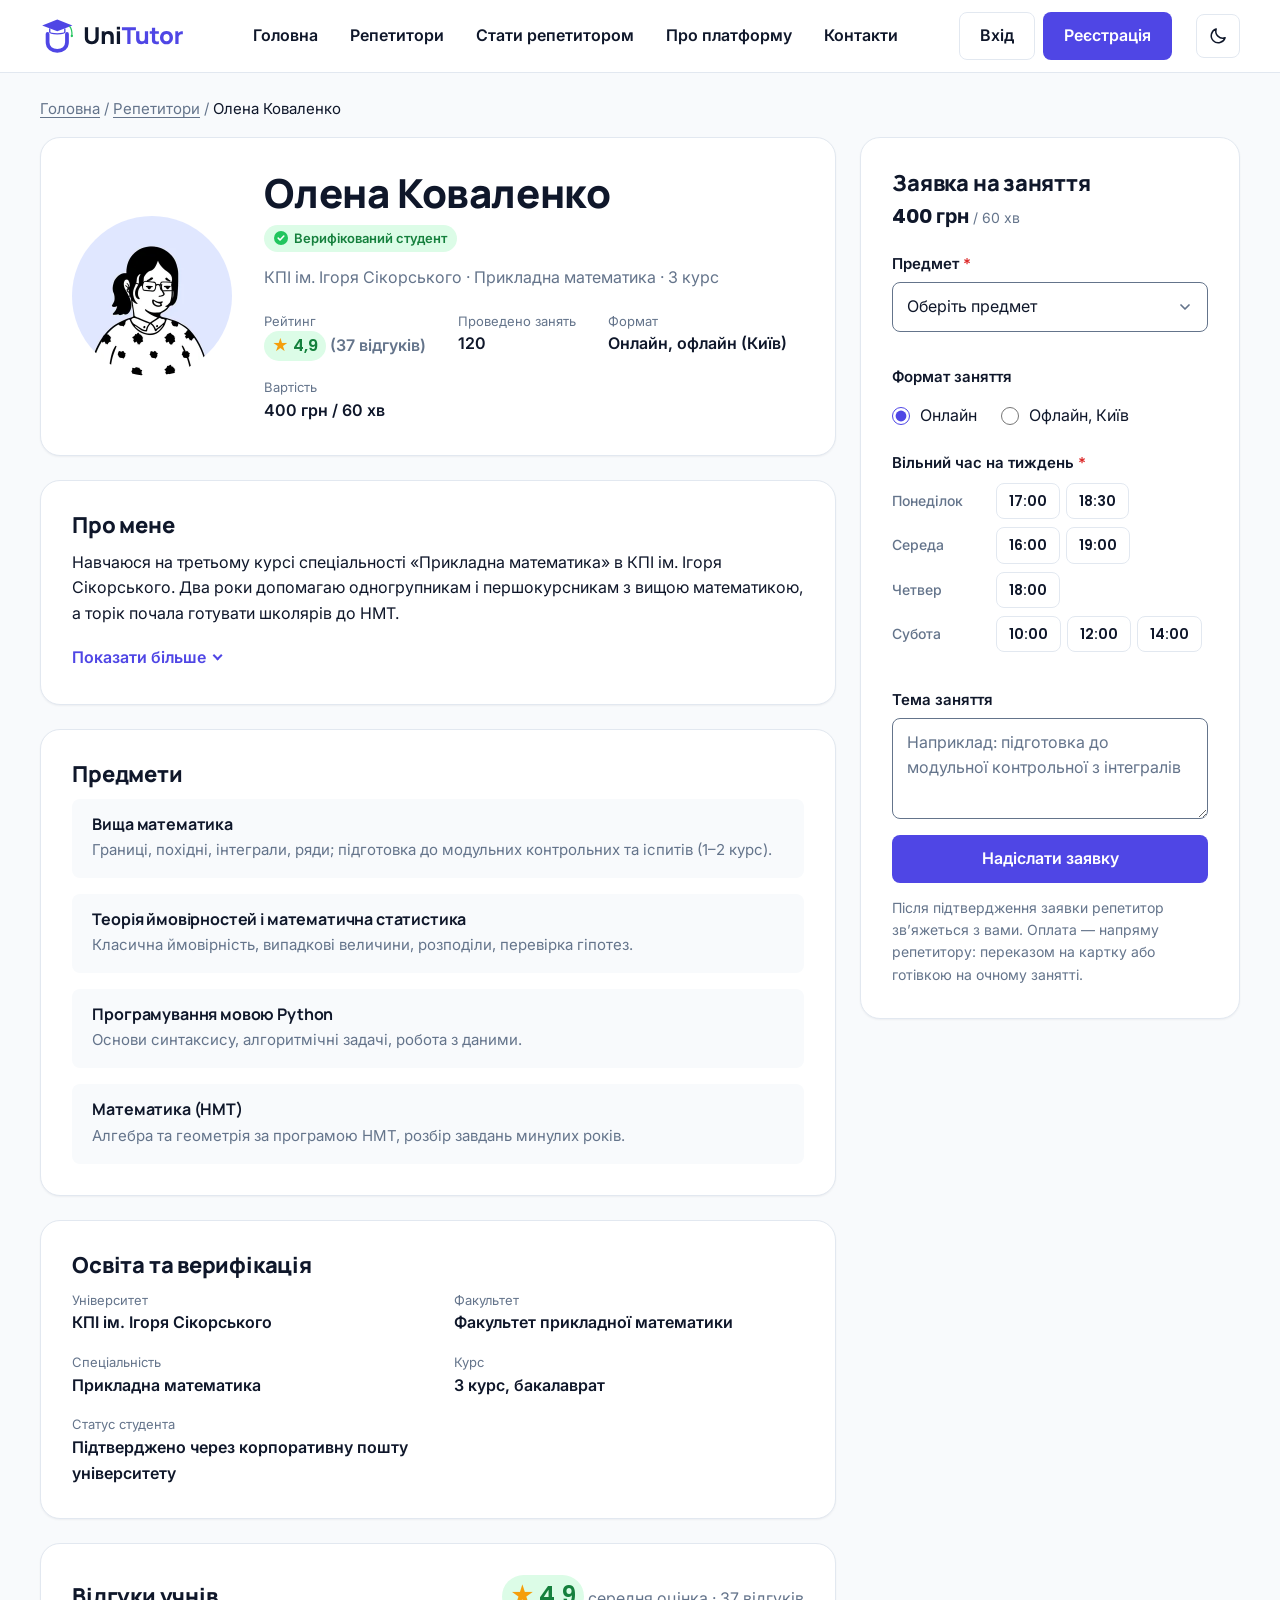
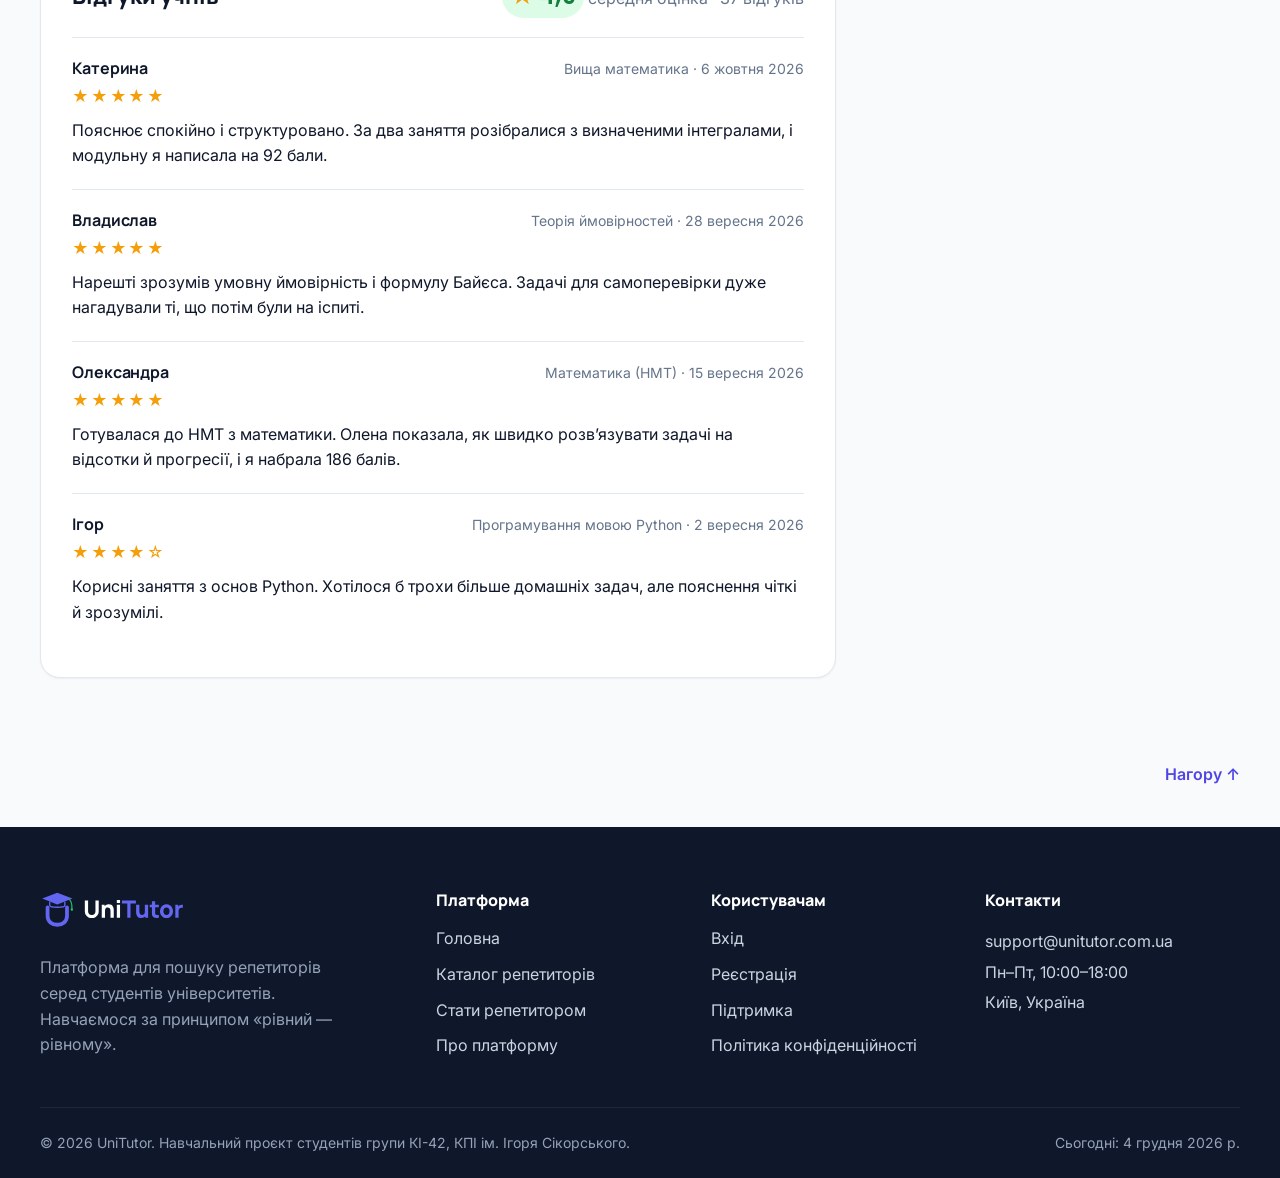
<file: tutor-profile.html>
<!DOCTYPE html>
<html lang="uk">
<head>
  <meta charset="utf-8">
  <meta name="viewport" content="width=device-width, initial-scale=1">
  <title>Олена Коваленко, репетиторка з вищої математики — UniTutor</title>
  <meta name="description" content="Профіль репетиторки Олени Коваленко (КПІ ім. Ігоря Сікорського): предмети, вартість, вільний час, відгуки та заявка на заняття.">
  <link rel="icon" href="images/favicon.svg" type="image/svg+xml">
  <link rel="apple-touch-icon" href="images/apple-touch-icon.png">
  <link rel="preconnect" href="https://fonts.googleapis.com">
  <link rel="preconnect" href="https://fonts.gstatic.com" crossorigin>
  <link rel="stylesheet" href="https://fonts.googleapis.com/css2?family=Inter:wght@400;500;600&amp;family=Manrope:wght@700;800&amp;family=Poppins:wght@600;700&amp;display=swap">
  <link rel="stylesheet" href="css/style.css">
  <script src="./js/main.js"></script>
</head>
<body>
  <a class="skip-link" href="#main">Перейти до основного вмісту</a>

  <header class="site-header">
    <div class="container header-inner">
      <a class="logo" href="index.html">
        <img src="images/logo.svg" alt="UniTutor — на головну" width="151" height="40">
      </a>
      <input class="nav-toggle" type="checkbox" id="nav-toggle">
      <label class="nav-burger" for="nav-toggle">
        <span class="nav-burger-icon" aria-hidden="true"></span>
        Меню
      </label>
      <nav class="site-nav" id="site-nav" aria-label="Головне меню">
        <ul class="nav-list">
          <li><a href="index.html">Головна</a></li>
          <li><a href="tutors.html">Репетитори</a></li>
          <li><a href="become-tutor.html">Стати репетитором</a></li>
          <li><a href="about.html">Про платформу</a></li>
          <li><a href="contacts.html">Контакти</a></li>
        </ul>
        <div class="nav-actions">
          <a class="btn btn-ghost" href="login.html">Вхід</a>
          <a class="btn btn-primary" href="register.html">Реєстрація</a>
        </div>
      </nav>
    </div>
  </header>

  <main id="main">
    <div class="container">
      <nav class="breadcrumbs" aria-label="Навігаційний ланцюжок">
        <ol>
          <li><a href="index.html">Головна</a></li>
          <li><a href="tutors.html">Репетитори</a></li>
          <li aria-current="page">Олена Коваленко</li>
        </ol>
      </nav>
    </div>

    <div class="container profile-layout">
      <div class="profile-main">
        <section class="card profile-header" aria-labelledby="page-title">
          <img class="avatar avatar--xl" src="images/tutors/olena-kovalenko-lg.webp" alt="Аватар Олени Коваленко" width="160" height="160" fetchpriority="high">
          <div>
            <h1 id="page-title">Олена Коваленко</h1>
            <p class="badge badge-verified">Верифікований студент</p>
            <p class="profile-uni">КПІ ім. Ігоря Сікорського · Прикладна математика · 3 курс</p>
            <dl class="profile-stats">
              <div><dt>Рейтинг</dt><dd><span class="rating">4,9</span> <span class="muted">(37 відгуків)</span></dd></div>
              <div><dt>Проведено занять</dt><dd>120</dd></div>
              <div><dt>Формат</dt><dd>Онлайн, офлайн (Київ)</dd></div>
              <div><dt>Вартість</dt><dd>400 грн / 60 хв</dd></div>
            </dl>
          </div>
        </section>

        <section class="card profile-section" aria-labelledby="about-title">
          <h2 id="about-title">Про мене</h2>
          <p>Навчаюся на третьому курсі спеціальності «Прикладна математика» в КПІ ім. Ігоря Сікорського. Два роки допомагаю одногрупникам і першокурсникам з вищою математикою, а торік почала готувати школярів до НМТ.</p>
          <div class="more-text" id="about-more">
            <p>На заняттях пояснюю тему простою мовою, розбираю типові задачі з контрольних і модулів та даю короткі завдання для самоперевірки. Можу працювати за конспектами вашого викладача, щоб заняття були максимально близькими до програми вашого університету.</p>
          </div>
        </section>

        <section class="card profile-section" aria-labelledby="subjects-title">
          <h2 id="subjects-title">Предмети</h2>
          <ul class="subject-list">
            <li>
              <h3>Вища математика</h3>
              <p>Границі, похідні, інтеграли, ряди; підготовка до модульних контрольних та іспитів (1–2 курс).</p>
            </li>
            <li>
              <h3>Теорія ймовірностей і математична статистика</h3>
              <p>Класична ймовірність, випадкові величини, розподіли, перевірка гіпотез.</p>
            </li>
            <li>
              <h3>Програмування мовою Python</h3>
              <p>Основи синтаксису, алгоритмічні задачі, робота з даними.</p>
            </li>
            <li>
              <h3>Математика (НМТ)</h3>
              <p>Алгебра та геометрія за програмою НМТ, розбір завдань минулих років.</p>
            </li>
          </ul>
        </section>

        <section class="card profile-section" aria-labelledby="education-title">
          <h2 id="education-title">Освіта та верифікація</h2>
          <dl class="info-list">
            <div><dt>Університет</dt><dd>КПІ ім. Ігоря Сікорського</dd></div>
            <div><dt>Факультет</dt><dd>Факультет прикладної математики</dd></div>
            <div><dt>Спеціальність</dt><dd>Прикладна математика</dd></div>
            <div><dt>Курс</dt><dd>3 курс, бакалаврат</dd></div>
            <div><dt>Статус студента</dt><dd>Підтверджено через корпоративну пошту університету</dd></div>
          </dl>
        </section>

        <section class="card profile-section" aria-labelledby="reviews-title">
          <div class="reviews-head">
            <h2 id="reviews-title">Відгуки учнів</h2>
            <p class="rating-summary"><span class="rating rating--lg">4,9</span> <span class="muted">середня оцінка · 37 відгуків</span></p>
          </div>
          <ul class="review-list">
            <li>
              <article class="review">
                <header class="review-head">
                  <h3>Катерина</h3>
                  <p class="review-meta">Вища математика · <time datetime="2026-10-06">6 жовтня 2026</time></p>
                </header>
                <p class="review-rating"><span class="stars" role="img" aria-label="Оцінка 5 з 5">★★★★★</span></p>
                <p>Пояснює спокійно і структуровано. За два заняття розібралися з визначеними інтегралами, і модульну я написала на 92 бали.</p>
              </article>
            </li>
            <li>
              <article class="review">
                <header class="review-head">
                  <h3>Владислав</h3>
                  <p class="review-meta">Теорія ймовірностей · <time datetime="2026-09-28">28 вересня 2026</time></p>
                </header>
                <p class="review-rating"><span class="stars" role="img" aria-label="Оцінка 5 з 5">★★★★★</span></p>
                <p>Нарешті зрозумів умовну ймовірність і формулу Байєса. Задачі для самоперевірки дуже нагадували ті, що потім були на іспиті.</p>
              </article>
            </li>
            <li>
              <article class="review">
                <header class="review-head">
                  <h3>Олександра</h3>
                  <p class="review-meta">Математика (НМТ) · <time datetime="2026-09-15">15 вересня 2026</time></p>
                </header>
                <p class="review-rating"><span class="stars" role="img" aria-label="Оцінка 5 з 5">★★★★★</span></p>
                <p>Готувалася до НМТ з математики. Олена показала, як швидко розв’язувати задачі на відсотки й прогресії, і я набрала 186 балів.</p>
              </article>
            </li>
            <li>
              <article class="review">
                <header class="review-head">
                  <h3>Ігор</h3>
                  <p class="review-meta">Програмування мовою Python · <time datetime="2026-09-02">2 вересня 2026</time></p>
                </header>
                <p class="review-rating"><span class="stars" role="img" aria-label="Оцінка 4 з 5">★★★★☆</span></p>
                <p>Корисні заняття з основ Python. Хотілося б трохи більше домашніх задач, але пояснення чіткі й зрозумілі.</p>
              </article>
            </li>
          </ul>
        </section>
      </div>

      <aside class="card profile-aside" aria-labelledby="booking-title">
        <h2 id="booking-title">Заявка на заняття</h2>
        <p class="price"><span class="price-value">400 грн</span> <span class="price-unit">/ 60 хв</span></p>
        <form class="booking-form" action="#" method="post">
          <div class="field">
            <label for="booking-subject">Предмет</label>
            <select id="booking-subject" name="subject" required>
              <option value="">Оберіть предмет</option>
              <option value="higher-math">Вища математика</option>
              <option value="probability">Теорія ймовірностей і математична статистика</option>
              <option value="python">Програмування мовою Python</option>
              <option value="nmt-math">Математика (НМТ)</option>
            </select>
            <p class="field-error">Оберіть предмет.</p>
          </div>
          <fieldset class="field-group">
            <legend>Формат заняття</legend>
            <div class="format-options">
              <label class="check"><input type="radio" name="format" value="online" checked> Онлайн</label>
              <label class="check"><input type="radio" name="format" value="offline"> Офлайн, Київ</label>
            </div>
          </fieldset>
          <fieldset class="field-group slots">
            <legend>Вільний час на тиждень</legend>
            <fieldset class="slot-day">
              <legend>Понеділок</legend>
              <div class="slot-list">
                <label class="slot"><input type="radio" name="slot" value="mon-17:00" required><span>17:00</span></label>
                <label class="slot"><input type="radio" name="slot" value="mon-18:30"><span>18:30</span></label>
              </div>
            </fieldset>
            <fieldset class="slot-day">
              <legend>Середа</legend>
              <div class="slot-list">
                <label class="slot"><input type="radio" name="slot" value="wed-16:00"><span>16:00</span></label>
                <label class="slot"><input type="radio" name="slot" value="wed-19:00"><span>19:00</span></label>
              </div>
            </fieldset>
            <fieldset class="slot-day">
              <legend>Четвер</legend>
              <div class="slot-list">
                <label class="slot"><input type="radio" name="slot" value="thu-18:00"><span>18:00</span></label>
              </div>
            </fieldset>
            <fieldset class="slot-day">
              <legend>Субота</legend>
              <div class="slot-list">
                <label class="slot"><input type="radio" name="slot" value="sat-10:00"><span>10:00</span></label>
                <label class="slot"><input type="radio" name="slot" value="sat-12:00"><span>12:00</span></label>
                <label class="slot"><input type="radio" name="slot" value="sat-14:00"><span>14:00</span></label>
              </div>
            </fieldset>
            <p class="field-error">Оберіть зручний час заняття.</p>
          </fieldset>
          <div class="field">
            <label for="booking-topic">Тема заняття</label>
            <textarea id="booking-topic" name="topic" rows="3" maxlength="300" placeholder="Наприклад: підготовка до модульної контрольної з інтегралів"></textarea>
          </div>
          <button class="btn btn-primary btn-block" type="submit">Надіслати заявку</button>
          <p class="form-note">Після підтвердження заявки репетитор зв’яжеться з вами. Оплата — напряму репетитору: переказом на картку або готівкою на очному занятті.</p>
        </form>
      </aside>
    </div>
  </main>

  <footer class="site-footer">
    <div class="container footer-grid">
      <div class="footer-brand">
        <a class="logo" href="index.html">
          <img src="images/logo-inverse.svg" alt="UniTutor — на головну" width="151" height="40" loading="lazy">
        </a>
        <p>Платформа для пошуку репетиторів серед студентів університетів. Навчаємося за принципом «рівний — рівному».</p>
      </div>
      <nav class="footer-nav" aria-label="Навігація у підвалі сайту">
        <div>
          <h2 class="footer-title">Платформа</h2>
          <ul class="footer-links">
            <li><a href="index.html">Головна</a></li>
            <li><a href="tutors.html">Каталог репетиторів</a></li>
            <li><a href="become-tutor.html">Стати репетитором</a></li>
            <li><a href="about.html">Про платформу</a></li>
          </ul>
        </div>
        <div>
          <h2 class="footer-title">Користувачам</h2>
          <ul class="footer-links">
            <li><a href="login.html">Вхід</a></li>
            <li><a href="register.html">Реєстрація</a></li>
            <li><a href="contacts.html">Підтримка</a></li>
            <li><a href="privacy.html">Політика конфіденційності</a></li>
          </ul>
        </div>
      </nav>
      <div>
        <h2 class="footer-title">Контакти</h2>
        <address>
          <a href="mailto:support@unitutor.com.ua">support@unitutor.com.ua</a><br>
          Пн–Пт, 10:00–18:00<br>
          Київ, Україна
        </address>
      </div>
    </div>
    <div class="container footer-bottom">
      <p>© 2026 UniTutor. Навчальний проєкт студентів групи КІ-42, КПІ ім. Ігоря Сікорського.</p>
    </div>
  </footer>
</body>
</html>
</file>
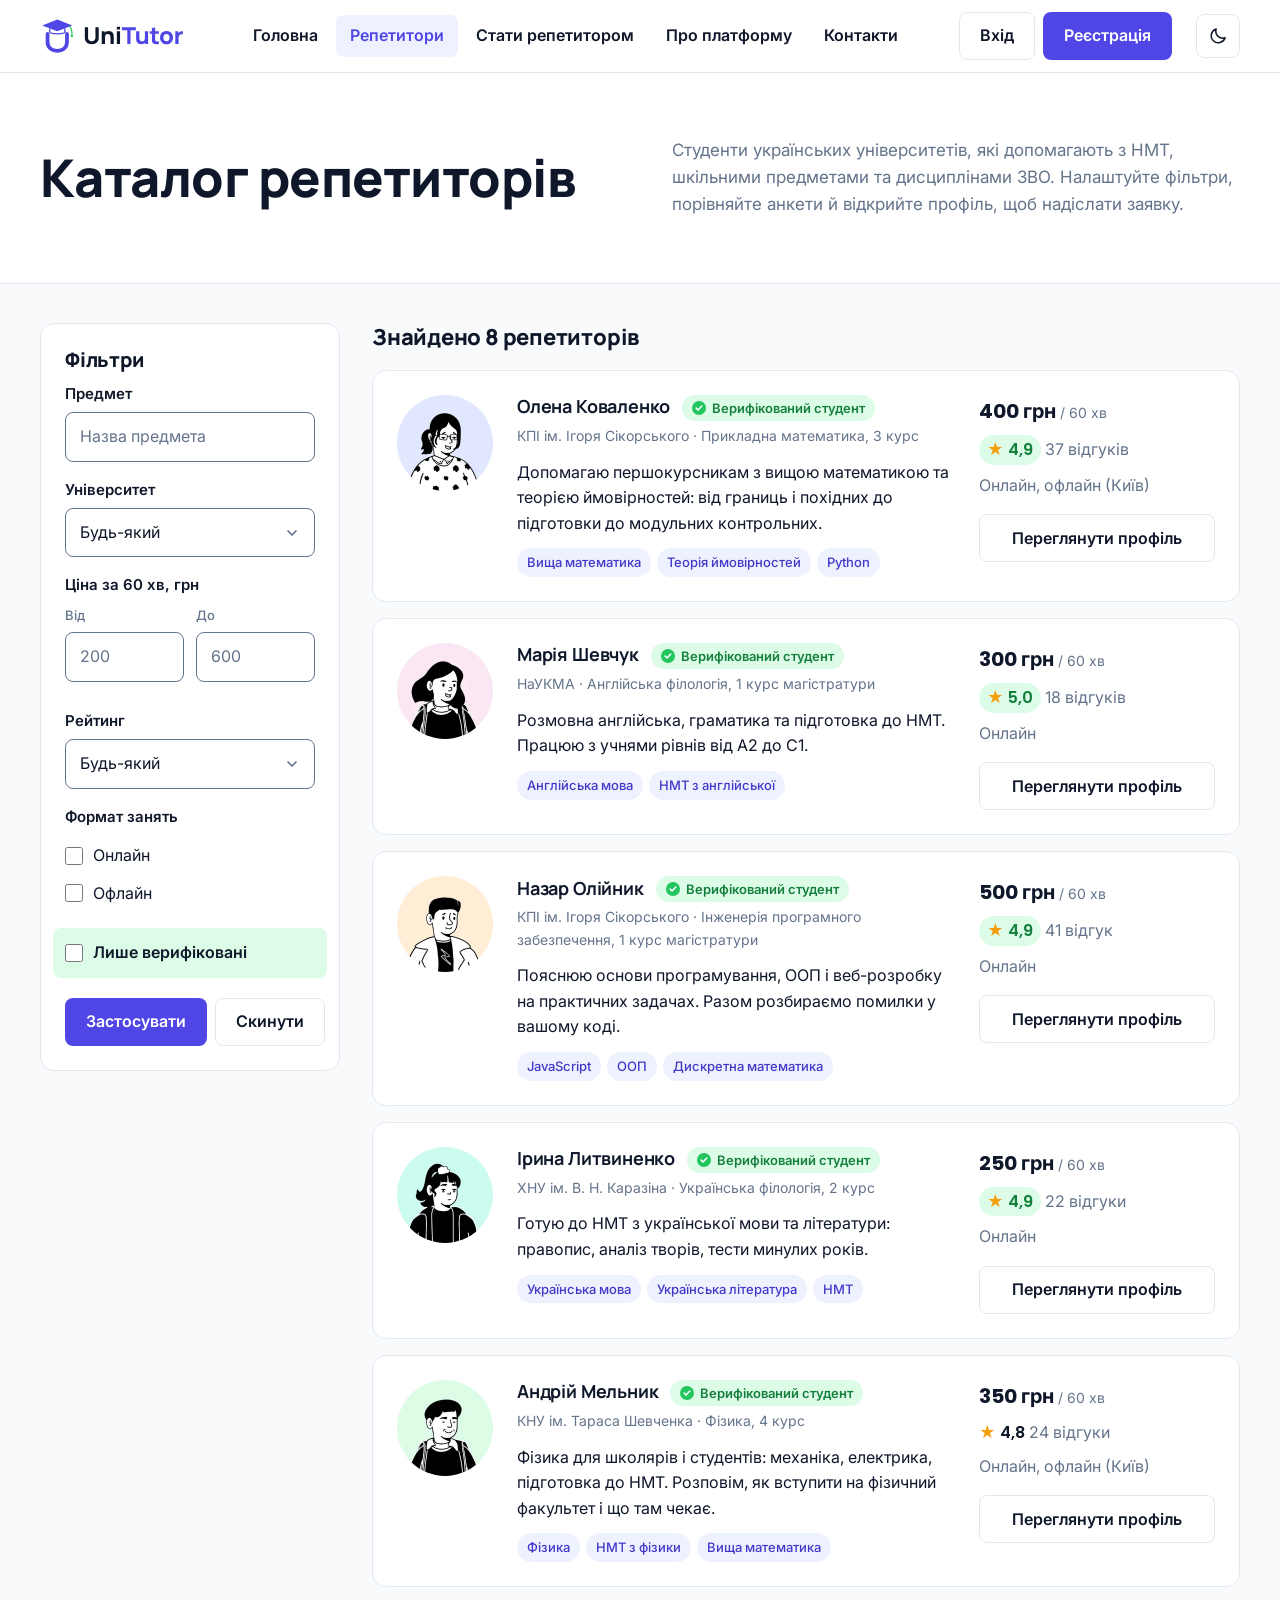
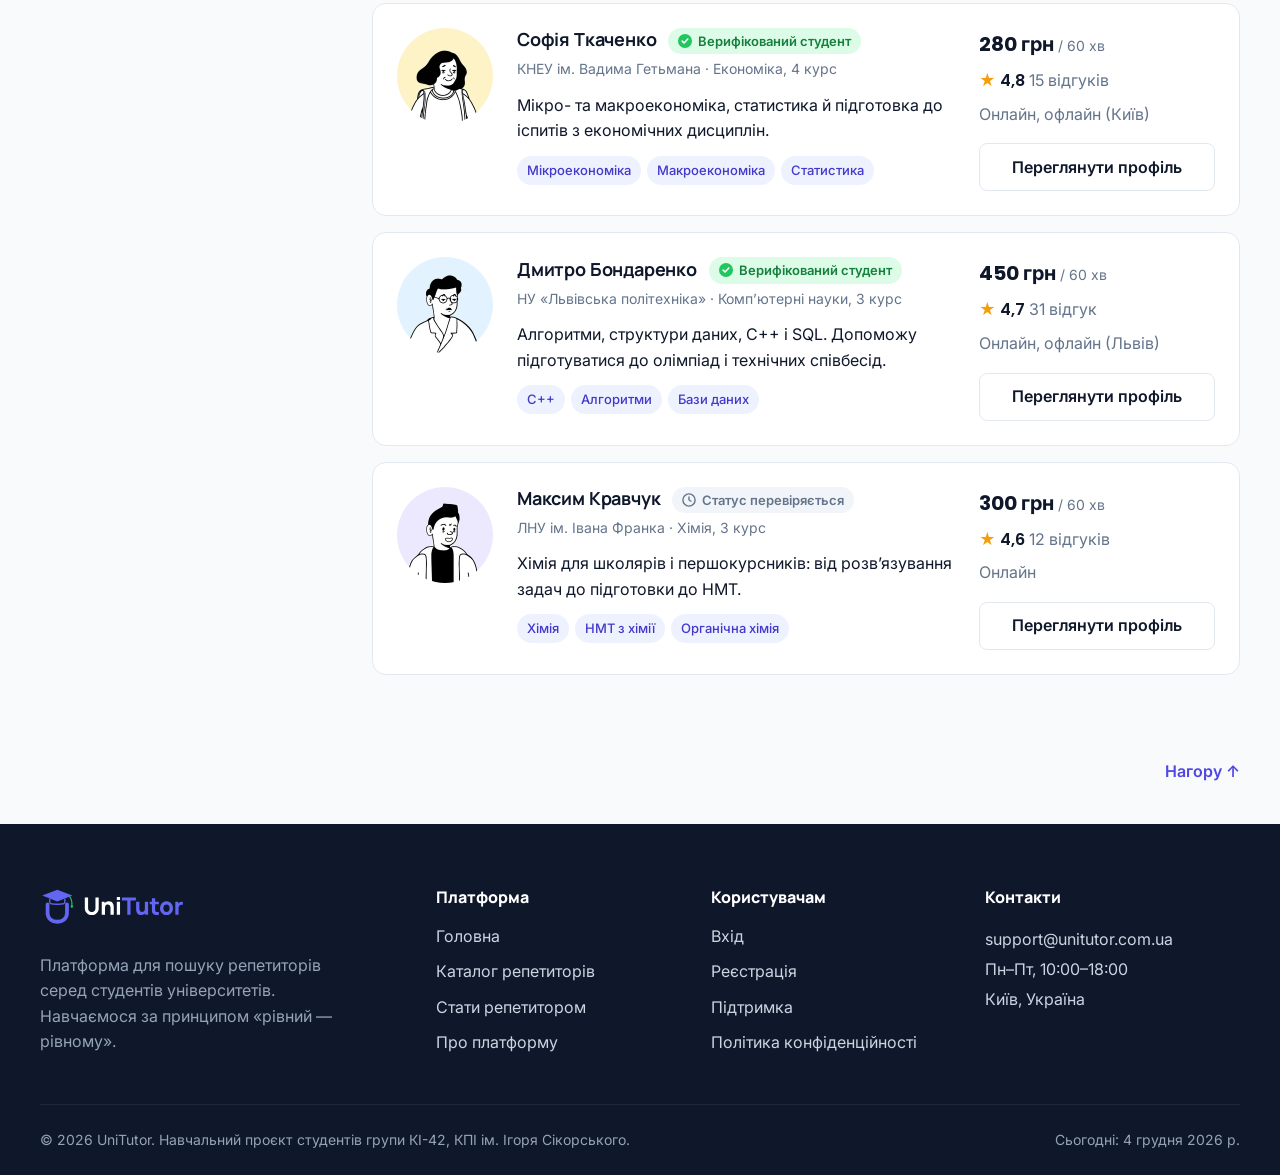
<file: tutors.html>
<!DOCTYPE html>
<html lang="uk">
<head>
  <meta charset="utf-8">
  <meta name="viewport" content="width=device-width, initial-scale=1">
  <title>Каталог репетиторів — UniTutor</title>
  <meta name="description" content="Каталог студентів-репетиторів UniTutor з фільтрами за предметом, університетом, ціною, рейтингом і форматом занять.">
  <link rel="icon" href="images/favicon.svg" type="image/svg+xml">
  <link rel="apple-touch-icon" href="images/apple-touch-icon.png">
  <link rel="preconnect" href="https://fonts.googleapis.com">
  <link rel="preconnect" href="https://fonts.gstatic.com" crossorigin>
  <link rel="stylesheet" href="https://fonts.googleapis.com/css2?family=Inter:wght@400;500;600&amp;family=Manrope:wght@700;800&amp;family=Poppins:wght@600;700&amp;display=swap">
  <link rel="stylesheet" href="css/style.css">
  <script src="./js/main.js"></script>
</head>
<body>
  <a class="skip-link" href="#main">Перейти до основного вмісту</a>

  <header class="site-header">
    <div class="container header-inner">
      <a class="logo" href="index.html">
        <img src="images/logo.svg" alt="UniTutor — на головну" width="151" height="40">
      </a>
      <input class="nav-toggle" type="checkbox" id="nav-toggle">
      <label class="nav-burger" for="nav-toggle">
        <span class="nav-burger-icon" aria-hidden="true"></span>
        Меню
      </label>
      <nav class="site-nav" id="site-nav" aria-label="Головне меню">
        <ul class="nav-list">
          <li><a href="index.html">Головна</a></li>
          <li><a href="tutors.html" aria-current="page">Репетитори</a></li>
          <li><a href="become-tutor.html">Стати репетитором</a></li>
          <li><a href="about.html">Про платформу</a></li>
          <li><a href="contacts.html">Контакти</a></li>
        </ul>
        <div class="nav-actions">
          <a class="btn btn-ghost" href="login.html">Вхід</a>
          <a class="btn btn-primary" href="register.html">Реєстрація</a>
        </div>
      </nav>
    </div>
  </header>

  <main id="main">
    <section class="page-intro" aria-labelledby="page-title">
      <div class="container page-intro-grid">
        <h1 id="page-title">Каталог репетиторів</h1>
        <p>Студенти українських університетів, які допомагають з НМТ, шкільними предметами та дисциплінами ЗВО. Налаштуйте фільтри, порівняйте анкети й відкрийте профіль, щоб надіслати заявку.</p>
      </div>
    </section>

    <div class="container catalog-layout">
      <aside class="filters" aria-labelledby="filters-title">
        <h2 id="filters-title">Фільтри</h2>
        <form class="filters-form" action="tutors.html" method="get">
          <div class="field">
            <label for="filter-subject">Предмет</label>
            <input type="search" id="filter-subject" name="subject" list="subject-options" placeholder="Назва предмета" autocomplete="off">
            <datalist id="subject-options">
              <option>Вища математика</option>
              <option>Теорія ймовірностей</option>
              <option>Дискретна математика</option>
              <option>Програмування</option>
              <option>Python</option>
              <option>C++</option>
              <option>JavaScript</option>
              <option>Алгоритми та структури даних</option>
              <option>Бази даних</option>
              <option>Фізика</option>
              <option>Хімія</option>
              <option>Англійська мова</option>
              <option>Українська мова</option>
              <option>Українська література</option>
              <option>Мікроекономіка</option>
              <option>Макроекономіка</option>
              <option>Статистика</option>
            </datalist>
          </div>
          <div class="field">
            <label for="filter-university">Університет</label>
            <select id="filter-university" name="university">
              <option value="">Будь-який</option>
              <option value="kpi">КПІ ім. Ігоря Сікорського</option>
              <option value="knu">КНУ ім. Тараса Шевченка</option>
              <option value="ukma">НаУКМА</option>
              <option value="lpnu">НУ «Львівська політехніка»</option>
              <option value="lnu">ЛНУ ім. Івана Франка</option>
              <option value="karazin">ХНУ ім. В. Н. Каразіна</option>
              <option value="kneu">КНЕУ ім. Вадима Гетьмана</option>
            </select>
          </div>
          <fieldset class="field-group">
            <legend>Ціна за 60 хв, грн</legend>
            <div class="price-range">
              <div class="field">
                <label for="filter-price-min">Від</label>
                <input type="number" id="filter-price-min" name="price_min" min="0" step="50" placeholder="200">
              </div>
              <div class="field">
                <label for="filter-price-max">До</label>
                <input type="number" id="filter-price-max" name="price_max" min="0" step="50" placeholder="600">
              </div>
            </div>
            <p class="field-error">Вкажіть суму, кратну 50 грн.</p>
          </fieldset>
          <div class="field">
            <label for="filter-rating">Рейтинг</label>
            <select id="filter-rating" name="rating">
              <option value="">Будь-який</option>
              <option value="4.5">4,5 і вище</option>
              <option value="4">4,0 і вище</option>
            </select>
          </div>
          <fieldset class="field-group">
            <legend>Формат занять</legend>
            <label class="check"><input type="checkbox" name="format" value="online"> Онлайн</label>
            <label class="check"><input type="checkbox" name="format" value="offline"> Офлайн</label>
          </fieldset>
          <label class="check check--highlight"><input type="checkbox" name="verified" value="1"> Лише верифіковані</label>
          <div class="filter-actions">
            <button class="btn btn-primary" type="submit">Застосувати</button>
            <button class="btn btn-ghost" type="reset">Скинути</button>
          </div>
        </form>
      </aside>

      <section class="catalog-results" aria-labelledby="results-title">
        <h2 id="results-title" class="results-title">Знайдено 8 репетиторів</h2>
        <ul class="tutor-list">
          <li>
            <article class="tutor-card tutor-card--row" data-subjects="Вища математика Теорія ймовірностей Python" data-university="kpi" data-price="400" data-rating="4.9" data-formats="online offline" data-verified="true">
              <img class="avatar avatar--lg" src="images/tutors/olena-kovalenko.webp" alt="Аватар Олени Коваленко" width="96" height="96" decoding="async">
              <div class="tutor-card-body">
                <div class="tutor-card-title">
                  <h3 class="tutor-name"><a href="tutor-profile.html">Олена Коваленко</a></h3>
                  <p class="badge badge-verified">Верифікований студент</p>
                </div>
                <p class="tutor-uni">КПІ ім. Ігоря Сікорського · Прикладна математика, 3 курс</p>
                <p class="tutor-bio">Допомагаю першокурсникам з вищою математикою та теорією ймовірностей: від границь і похідних до підготовки до модульних контрольних.</p>
                <ul class="tag-list">
                  <li>Вища математика</li>
                  <li>Теорія ймовірностей</li>
                  <li>Python</li>
                </ul>
              </div>
              <div class="tutor-card-side">
                <p class="price"><span class="price-value">400 грн</span> <span class="price-unit">/ 60 хв</span></p>
                <p><span class="rating">4,9</span> <span class="muted">37 відгуків</span></p>
                <p class="muted">Онлайн, офлайн (Київ)</p>
                <a class="btn btn-secondary" href="tutor-profile.html">Переглянути профіль<span class="visually-hidden">: Олена Коваленко</span></a>
              </div>
            </article>
          </li>
          <li>
            <article class="tutor-card tutor-card--row" data-subjects="Англійська мова НМТ англійської" data-university="ukma" data-price="300" data-rating="5.0" data-formats="online" data-verified="true">
              <img class="avatar avatar--lg" src="images/tutors/mariia-shevchuk.webp" alt="Аватар Марії Шевчук" width="96" height="96" decoding="async">
              <div class="tutor-card-body">
                <div class="tutor-card-title">
                  <h3 class="tutor-name"><a href="tutor-profile.html">Марія Шевчук</a></h3>
                  <p class="badge badge-verified">Верифікований студент</p>
                </div>
                <p class="tutor-uni">НаУКМА · Англійська філологія, 1 курс магістратури</p>
                <p class="tutor-bio">Розмовна англійська, граматика та підготовка до НМТ. Працюю з учнями рівнів від A2 до C1.</p>
                <ul class="tag-list">
                  <li>Англійська мова</li>
                  <li>НМТ з англійської</li>
                </ul>
              </div>
              <div class="tutor-card-side">
                <p class="price"><span class="price-value">300 грн</span> <span class="price-unit">/ 60 хв</span></p>
                <p><span class="rating">5,0</span> <span class="muted">18 відгуків</span></p>
                <p class="muted">Онлайн</p>
                <a class="btn btn-secondary" href="tutor-profile.html">Переглянути профіль<span class="visually-hidden">: Марія Шевчук</span></a>
              </div>
            </article>
          </li>
          <li>
            <article class="tutor-card tutor-card--row" data-subjects="JavaScript ООП Дискретна математика Програмування" data-university="kpi" data-price="500" data-rating="4.9" data-formats="online" data-verified="true">
              <img class="avatar avatar--lg" src="images/tutors/nazar-oliinyk.webp" alt="Аватар Назара Олійника" width="96" height="96" loading="lazy" decoding="async">
              <div class="tutor-card-body">
                <div class="tutor-card-title">
                  <h3 class="tutor-name"><a href="tutor-profile.html">Назар Олійник</a></h3>
                  <p class="badge badge-verified">Верифікований студент</p>
                </div>
                <p class="tutor-uni">КПІ ім. Ігоря Сікорського · Інженерія програмного забезпечення, 1 курс магістратури</p>
                <p class="tutor-bio">Пояснюю основи програмування, ООП і веб-розробку на практичних задачах. Разом розбираємо помилки у вашому коді.</p>
                <ul class="tag-list">
                  <li>JavaScript</li>
                  <li>ООП</li>
                  <li>Дискретна математика</li>
                </ul>
              </div>
              <div class="tutor-card-side">
                <p class="price"><span class="price-value">500 грн</span> <span class="price-unit">/ 60 хв</span></p>
                <p><span class="rating">4,9</span> <span class="muted">41 відгук</span></p>
                <p class="muted">Онлайн</p>
                <a class="btn btn-secondary" href="tutor-profile.html">Переглянути профіль<span class="visually-hidden">: Назар Олійник</span></a>
              </div>
            </article>
          </li>
          <li>
            <article class="tutor-card tutor-card--row" data-subjects="Українська мова Українська література НМТ" data-university="karazin" data-price="250" data-rating="4.9" data-formats="online" data-verified="true">
              <img class="avatar avatar--lg" src="images/tutors/iryna-lytvynenko.webp" alt="Аватар Ірини Литвиненко" width="96" height="96" loading="lazy" decoding="async">
              <div class="tutor-card-body">
                <div class="tutor-card-title">
                  <h3 class="tutor-name"><a href="tutor-profile.html">Ірина Литвиненко</a></h3>
                  <p class="badge badge-verified">Верифікований студент</p>
                </div>
                <p class="tutor-uni">ХНУ ім. В. Н. Каразіна · Українська філологія, 2 курс</p>
                <p class="tutor-bio">Готую до НМТ з української мови та літератури: правопис, аналіз творів, тести минулих років.</p>
                <ul class="tag-list">
                  <li>Українська мова</li>
                  <li>Українська література</li>
                  <li>НМТ</li>
                </ul>
              </div>
              <div class="tutor-card-side">
                <p class="price"><span class="price-value">250 грн</span> <span class="price-unit">/ 60 хв</span></p>
                <p><span class="rating">4,9</span> <span class="muted">22 відгуки</span></p>
                <p class="muted">Онлайн</p>
                <a class="btn btn-secondary" href="tutor-profile.html">Переглянути профіль<span class="visually-hidden">: Ірина Литвиненко</span></a>
              </div>
            </article>
          </li>
          <li>
            <article class="tutor-card tutor-card--row" data-subjects="Фізика НМТ з фізики Вища математика" data-university="knu" data-price="350" data-rating="4.8" data-formats="online offline" data-verified="true">
              <img class="avatar avatar--lg" src="images/tutors/andrii-melnyk.webp" alt="Аватар Андрія Мельника" width="96" height="96" loading="lazy" decoding="async">
              <div class="tutor-card-body">
                <div class="tutor-card-title">
                  <h3 class="tutor-name"><a href="tutor-profile.html">Андрій Мельник</a></h3>
                  <p class="badge badge-verified">Верифікований студент</p>
                </div>
                <p class="tutor-uni">КНУ ім. Тараса Шевченка · Фізика, 4 курс</p>
                <p class="tutor-bio">Фізика для школярів і студентів: механіка, електрика, підготовка до НМТ. Розповім, як вступити на фізичний факультет і що там чекає.</p>
                <ul class="tag-list">
                  <li>Фізика</li>
                  <li>НМТ з фізики</li>
                  <li>Вища математика</li>
                </ul>
              </div>
              <div class="tutor-card-side">
                <p class="price"><span class="price-value">350 грн</span> <span class="price-unit">/ 60 хв</span></p>
                <p><span class="rating">4,8</span> <span class="muted">24 відгуки</span></p>
                <p class="muted">Онлайн, офлайн (Київ)</p>
                <a class="btn btn-secondary" href="tutor-profile.html">Переглянути профіль<span class="visually-hidden">: Андрій Мельник</span></a>
              </div>
            </article>
          </li>
          <li>
            <article class="tutor-card tutor-card--row" data-subjects="Мікроекономіка Макроекономіка Статистика" data-university="kneu" data-price="280" data-rating="4.8" data-formats="online offline" data-verified="true">
              <img class="avatar avatar--lg" src="images/tutors/sofiia-tkachenko.webp" alt="Аватар Софії Ткаченко" width="96" height="96" loading="lazy" decoding="async">
              <div class="tutor-card-body">
                <div class="tutor-card-title">
                  <h3 class="tutor-name"><a href="tutor-profile.html">Софія Ткаченко</a></h3>
                  <p class="badge badge-verified">Верифікований студент</p>
                </div>
                <p class="tutor-uni">КНЕУ ім. Вадима Гетьмана · Економіка, 4 курс</p>
                <p class="tutor-bio">Мікро- та макроекономіка, статистика й підготовка до іспитів з економічних дисциплін.</p>
                <ul class="tag-list">
                  <li>Мікроекономіка</li>
                  <li>Макроекономіка</li>
                  <li>Статистика</li>
                </ul>
              </div>
              <div class="tutor-card-side">
                <p class="price"><span class="price-value">280 грн</span> <span class="price-unit">/ 60 хв</span></p>
                <p><span class="rating">4,8</span> <span class="muted">15 відгуків</span></p>
                <p class="muted">Онлайн, офлайн (Київ)</p>
                <a class="btn btn-secondary" href="tutor-profile.html">Переглянути профіль<span class="visually-hidden">: Софія Ткаченко</span></a>
              </div>
            </article>
          </li>
          <li>
            <article class="tutor-card tutor-card--row" data-subjects="C++ Алгоритми Бази даних Програмування" data-university="lpnu" data-price="450" data-rating="4.7" data-formats="online offline" data-verified="true">
              <img class="avatar avatar--lg" src="images/tutors/dmytro-bondarenko.webp" alt="Аватар Дмитра Бондаренка" width="96" height="96" loading="lazy" decoding="async">
              <div class="tutor-card-body">
                <div class="tutor-card-title">
                  <h3 class="tutor-name"><a href="tutor-profile.html">Дмитро Бондаренко</a></h3>
                  <p class="badge badge-verified">Верифікований студент</p>
                </div>
                <p class="tutor-uni">НУ «Львівська політехніка» · Комп’ютерні науки, 3 курс</p>
                <p class="tutor-bio">Алгоритми, структури даних, C++ і SQL. Допоможу підготуватися до олімпіад і технічних співбесід.</p>
                <ul class="tag-list">
                  <li>C++</li>
                  <li>Алгоритми</li>
                  <li>Бази даних</li>
                </ul>
              </div>
              <div class="tutor-card-side">
                <p class="price"><span class="price-value">450 грн</span> <span class="price-unit">/ 60 хв</span></p>
                <p><span class="rating">4,7</span> <span class="muted">31 відгук</span></p>
                <p class="muted">Онлайн, офлайн (Львів)</p>
                <a class="btn btn-secondary" href="tutor-profile.html">Переглянути профіль<span class="visually-hidden">: Дмитро Бондаренко</span></a>
              </div>
            </article>
          </li>
          <li>
            <article class="tutor-card tutor-card--row" data-subjects="Хімія НМТ з хімії Органічна хімія" data-university="lnu" data-price="300" data-rating="4.6" data-formats="online" data-verified="false">
              <img class="avatar avatar--lg" src="images/tutors/maksym-kravchuk.webp" alt="Аватар Максима Кравчука" width="96" height="96" loading="lazy" decoding="async">
              <div class="tutor-card-body">
                <div class="tutor-card-title">
                  <h3 class="tutor-name"><a href="tutor-profile.html">Максим Кравчук</a></h3>
                  <p class="badge badge-pending">Статус перевіряється</p>
                </div>
                <p class="tutor-uni">ЛНУ ім. Івана Франка · Хімія, 3 курс</p>
                <p class="tutor-bio">Хімія для школярів і першокурсників: від розв’язування задач до підготовки до НМТ.</p>
                <ul class="tag-list">
                  <li>Хімія</li>
                  <li>НМТ з хімії</li>
                  <li>Органічна хімія</li>
                </ul>
              </div>
              <div class="tutor-card-side">
                <p class="price"><span class="price-value">300 грн</span> <span class="price-unit">/ 60 хв</span></p>
                <p><span class="rating">4,6</span> <span class="muted">12 відгуків</span></p>
                <p class="muted">Онлайн</p>
                <a class="btn btn-secondary" href="tutor-profile.html">Переглянути профіль<span class="visually-hidden">: Максим Кравчук</span></a>
              </div>
            </article>
          </li>
        </ul>
        <div class="catalog-empty" role="status" aria-live="polite">
          <h3>Репетиторів не знайдено</h3>
          <p>Спробуйте змінити предмет, університет або інші фільтри.</p>
          <button class="btn btn-secondary catalog-reset" type="button">Скинути фільтри</button>
        </div>
      </section>
    </div>
  </main>

  <footer class="site-footer">
    <div class="container footer-grid">
      <div class="footer-brand">
        <a class="logo" href="index.html">
          <img src="images/logo-inverse.svg" alt="UniTutor — на головну" width="151" height="40" loading="lazy">
        </a>
        <p>Платформа для пошуку репетиторів серед студентів університетів. Навчаємося за принципом «рівний — рівному».</p>
      </div>
      <nav class="footer-nav" aria-label="Навігація у підвалі сайту">
        <div>
          <h2 class="footer-title">Платформа</h2>
          <ul class="footer-links">
            <li><a href="index.html">Головна</a></li>
            <li><a href="tutors.html">Каталог репетиторів</a></li>
            <li><a href="become-tutor.html">Стати репетитором</a></li>
            <li><a href="about.html">Про платформу</a></li>
          </ul>
        </div>
        <div>
          <h2 class="footer-title">Користувачам</h2>
          <ul class="footer-links">
            <li><a href="login.html">Вхід</a></li>
            <li><a href="register.html">Реєстрація</a></li>
            <li><a href="contacts.html">Підтримка</a></li>
            <li><a href="privacy.html">Політика конфіденційності</a></li>
          </ul>
        </div>
      </nav>
      <div>
        <h2 class="footer-title">Контакти</h2>
        <address>
          <a href="mailto:support@unitutor.com.ua">support@unitutor.com.ua</a><br>
          Пн–Пт, 10:00–18:00<br>
          Київ, Україна
        </address>
      </div>
    </div>
    <div class="container footer-bottom">
      <p>© 2026 UniTutor. Навчальний проєкт студентів групи КІ-42, КПІ ім. Ігоря Сікорського.</p>
    </div>
  </footer>
</body>
</html>
</file>
<file: css/style.css>
/* ==========================================================================
   UniTutor — головна таблиця стилів
   Лише підключає частини в порядку каскаду: базові правила → каркас сторінок →
   компоненти → окремі сторінки → медіазапити, які мають перекривати попередні →
   темна тема (ЛР4), яка перевизначає кольори всіх попередніх частин.
   ========================================================================== */

@import url("base.css");
@import url("layout.css");
@import url("components.css");
@import url("pages.css");
@import url("responsive.css");
@import url("theme.css");
</file>
